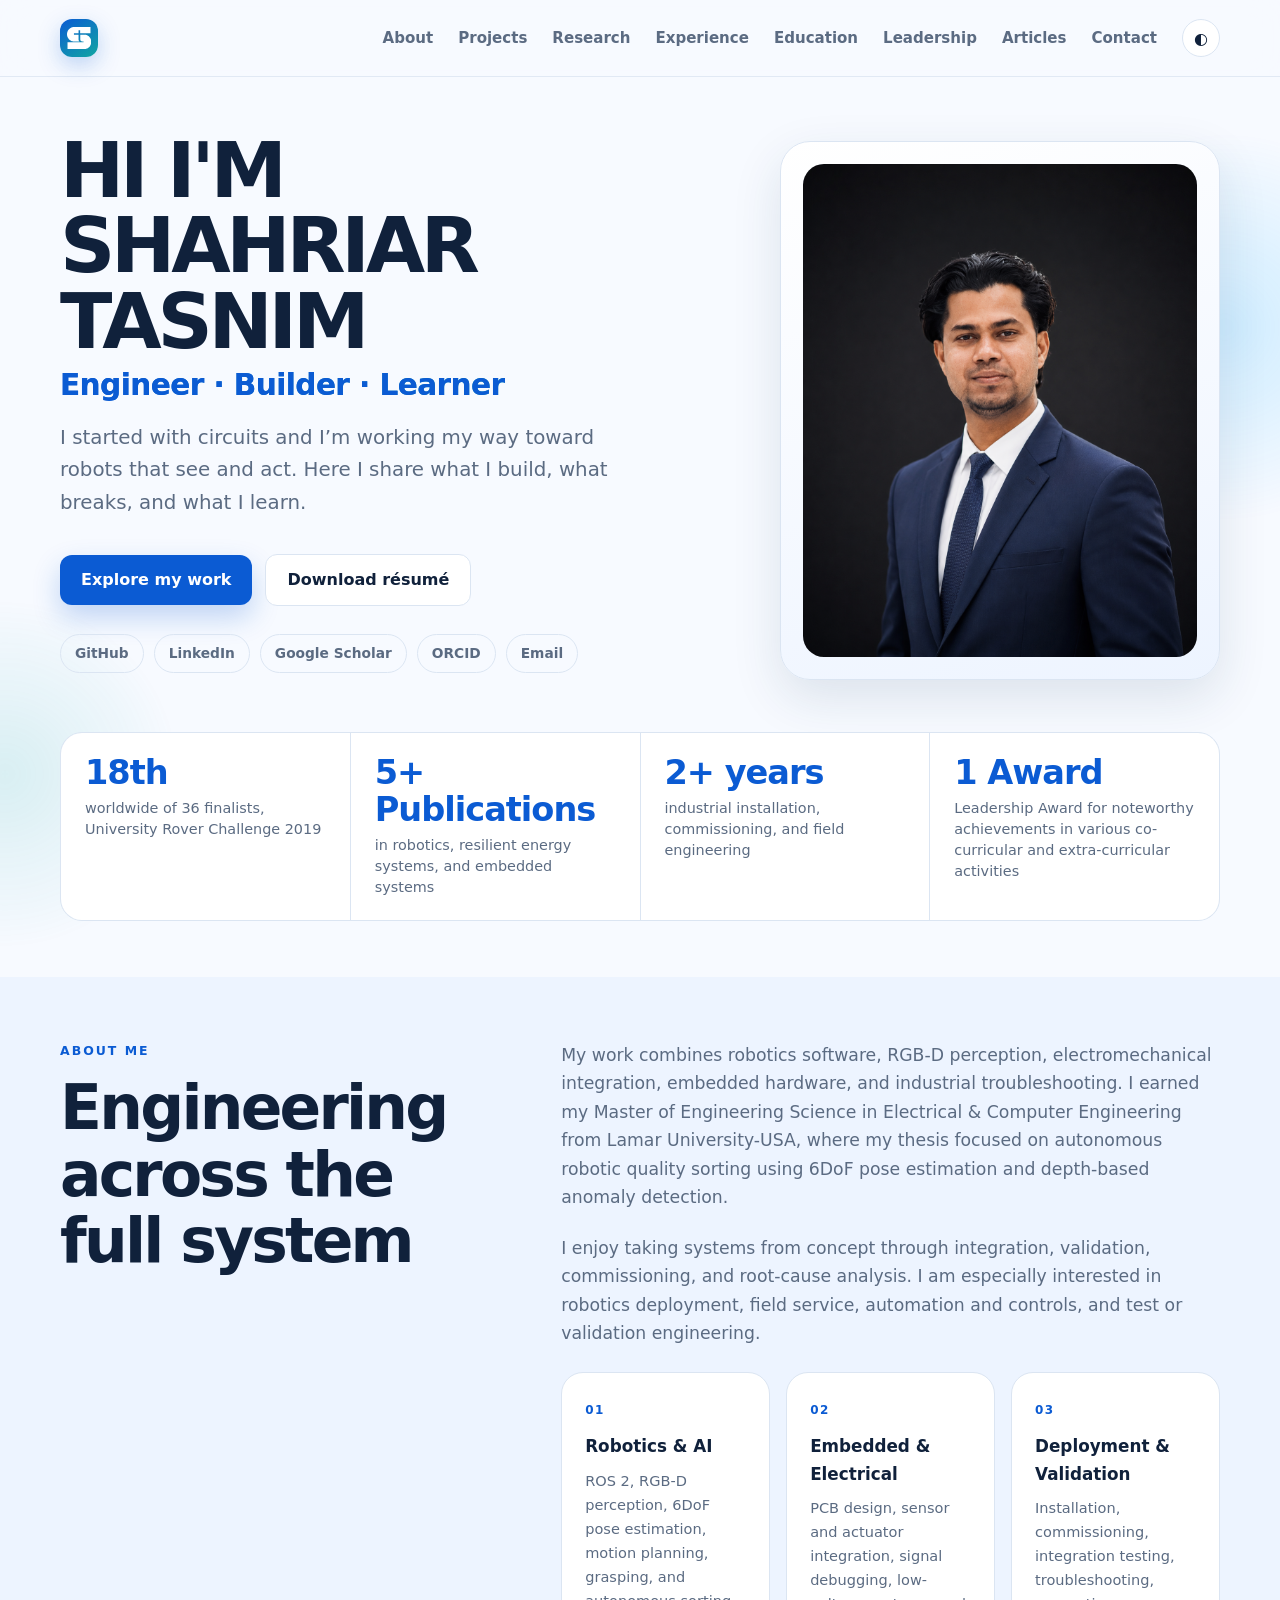
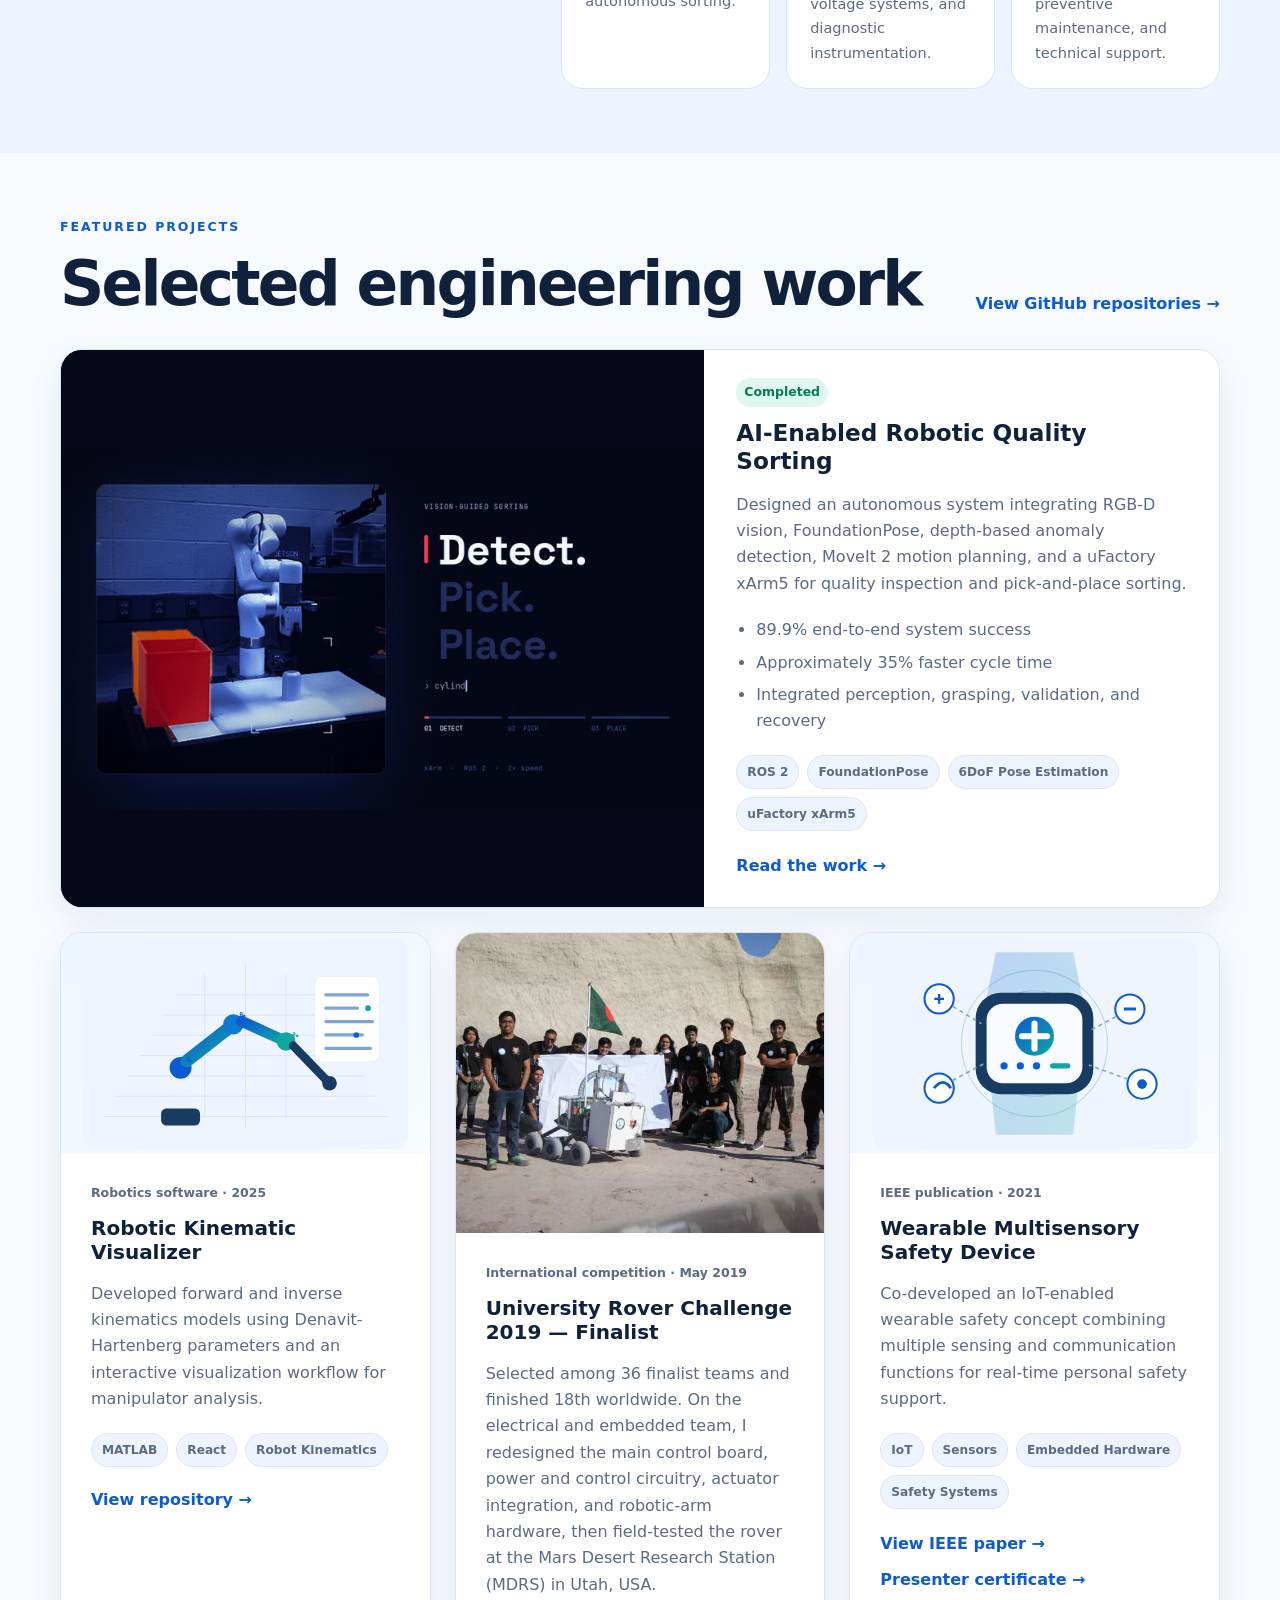
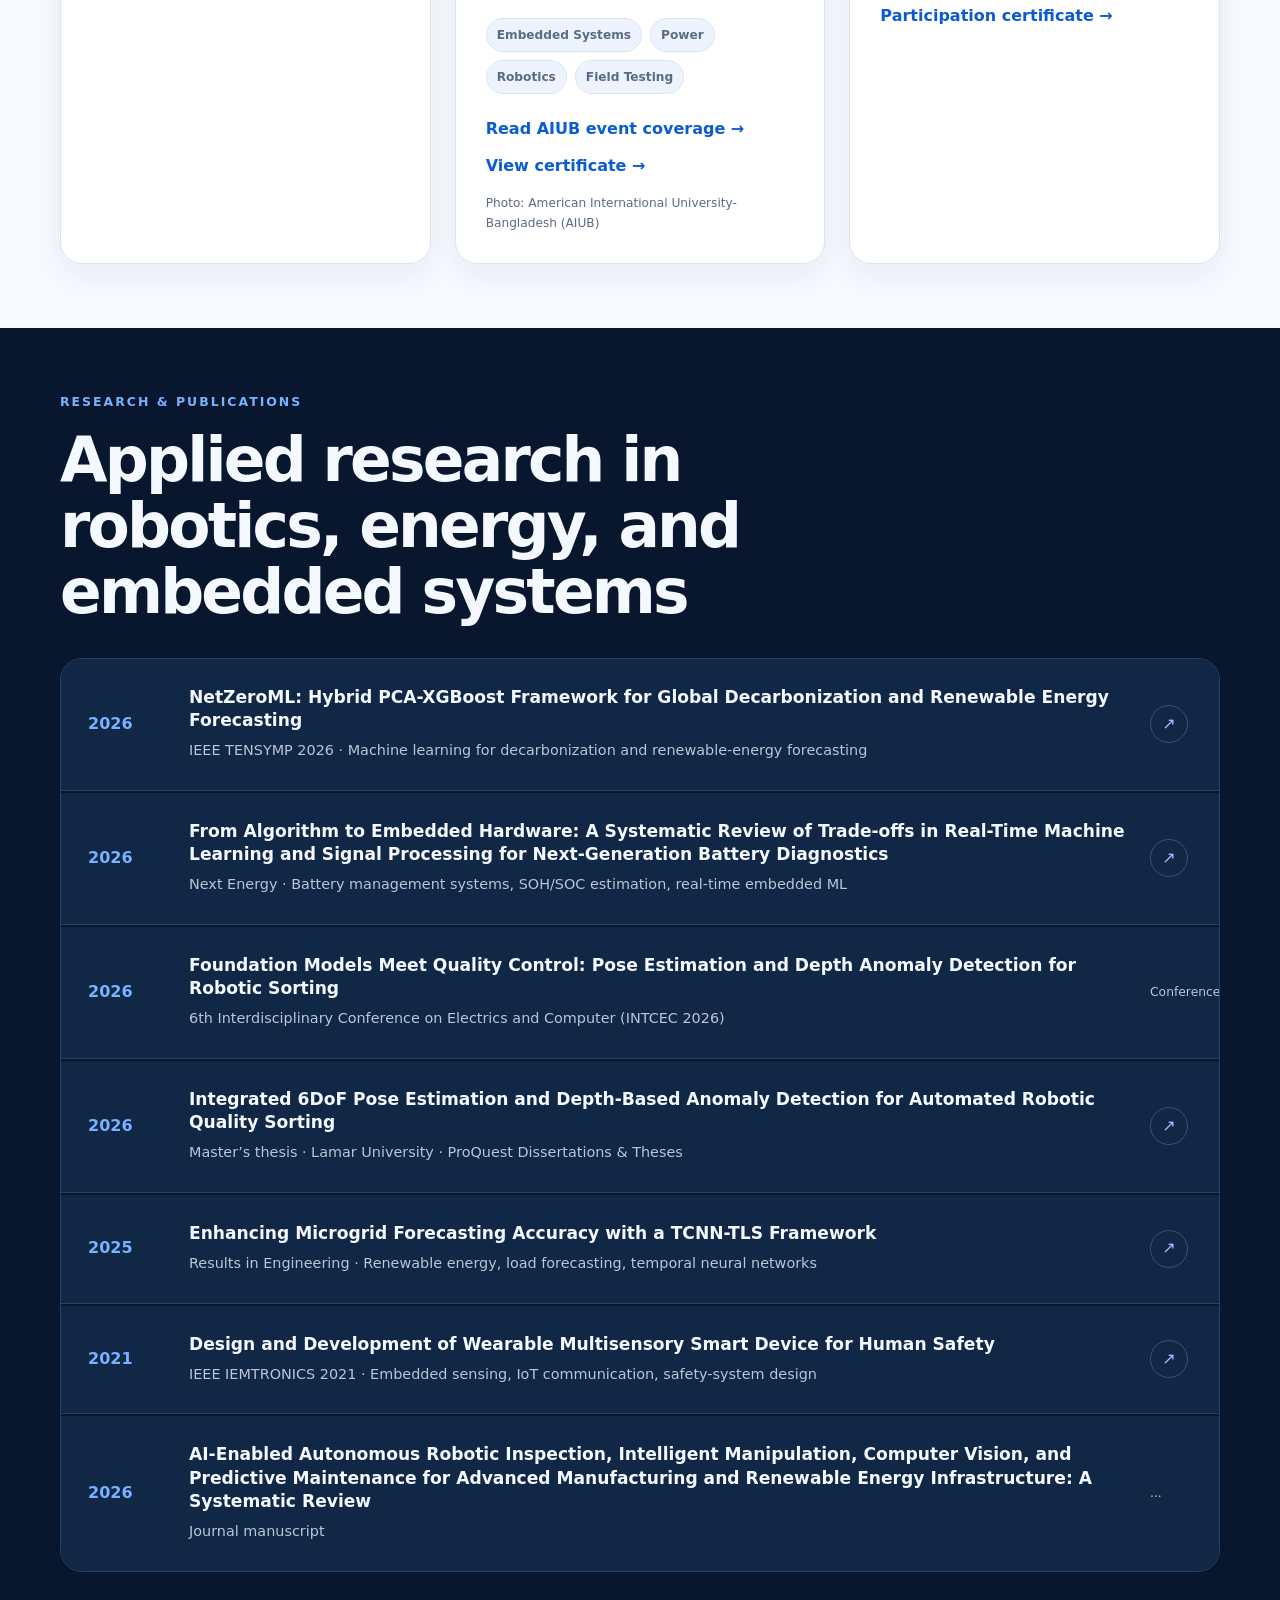
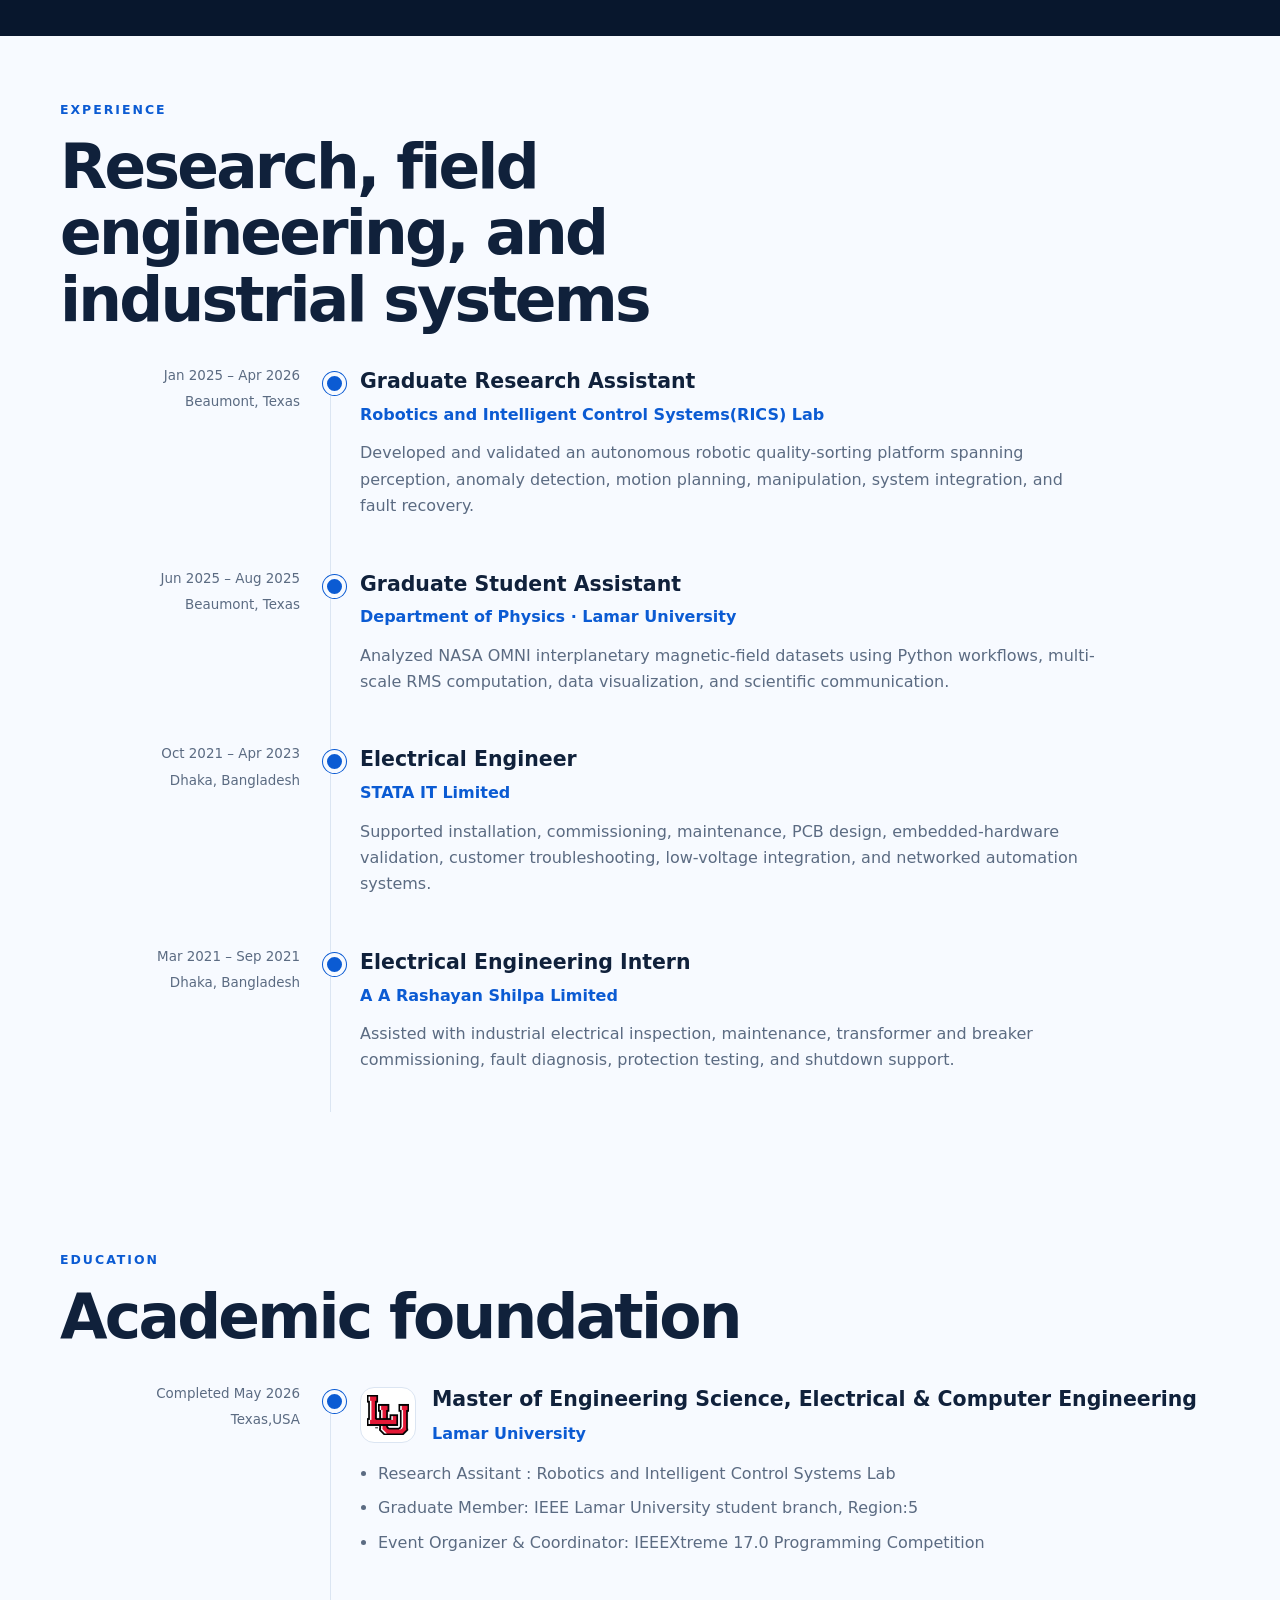
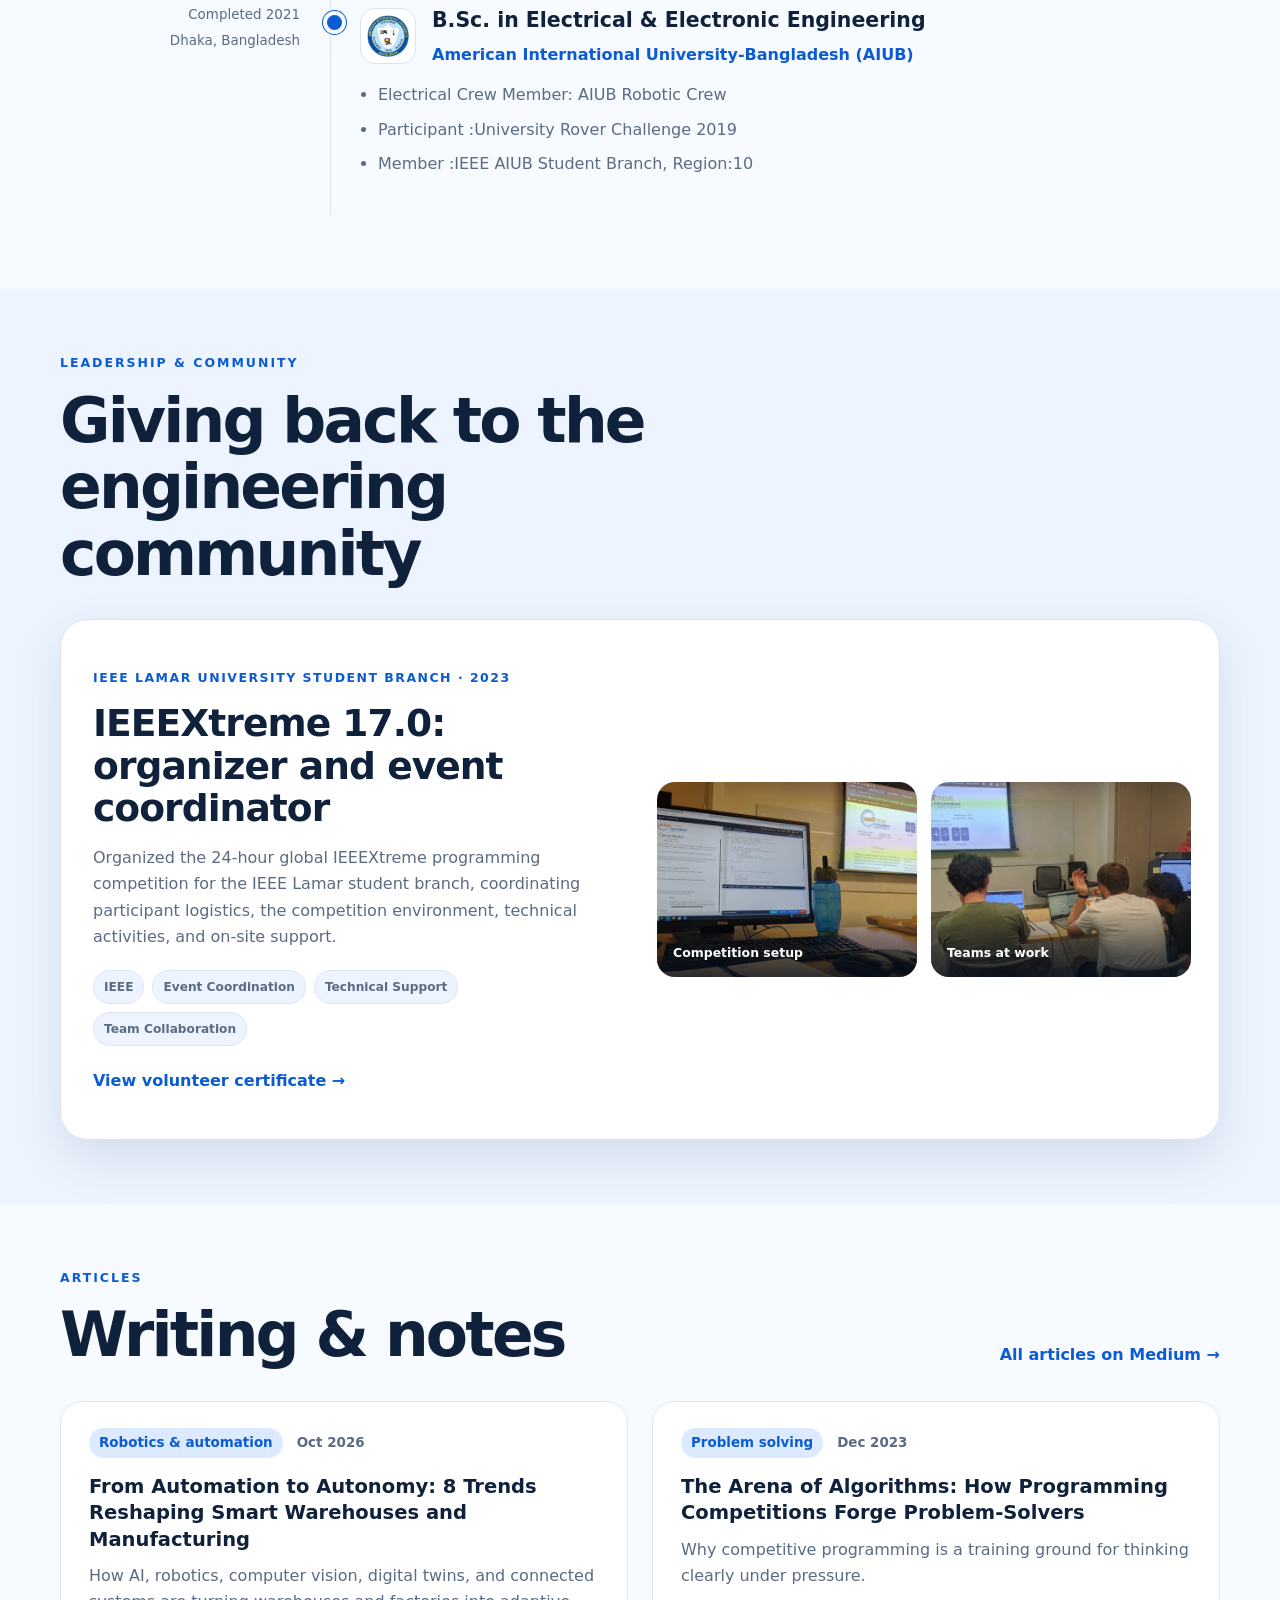
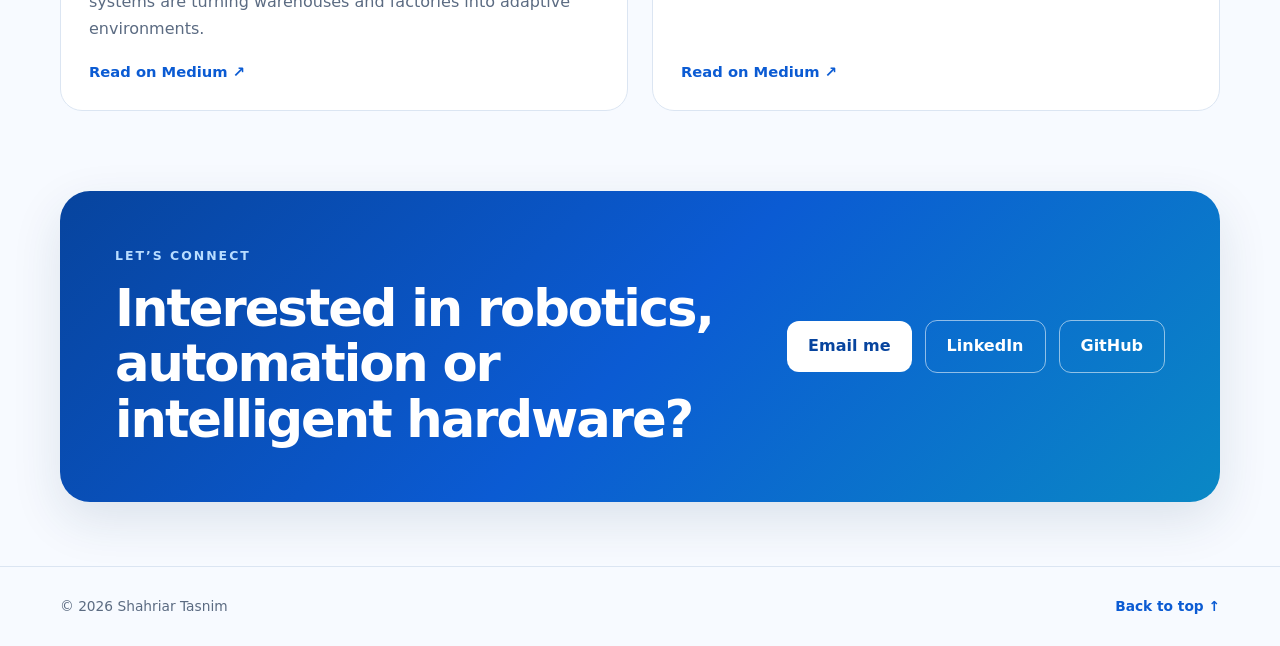
<file: index.html>
<!DOCTYPE html>
<html lang="en">
<head>
  <meta charset="UTF-8">
  <meta name="viewport" content="width=device-width, initial-scale=1.0">
  <meta name="description" content="Portfolio of Shahriar Tasnim, a robotics, electrical, and automation engineer specializing in ROS 2, RGB-D perception, embedded systems, commissioning, and intelligent electromechanical systems.">
  <meta name="keywords" content="Shahriar Tasnim, robotics engineer, electrical engineer, ROS 2, MoveIt 2, computer vision, embedded systems, automation, xArm5, FoundationPose">
  <meta name="author" content="Shahriar Tasnim">
  <meta property="og:title" content="Shahriar Tasnim | Robotics, Electrical & Automation Engineer">
  <meta property="og:description" content="AI-enabled robotics, embedded systems, industrial automation and smart manufacturing.">
  <meta property="og:type" content="website">
  <meta property="og:url" content="https://shahriar-tasnim.github.io/">
  <meta property="og:image" content="https://shahriar-tasnim.github.io/assets/images/og-image.jpg">
  <meta property="og:image:width" content="1200">
  <meta property="og:image:height" content="630">
  <meta property="og:image:alt" content="Robot arm sorting parts in a robotics lab">
  <meta name="twitter:card" content="summary_large_image">
  <meta name="theme-color" content="#0b5bd3">
  <title>SHAHRIAR TASNIM</title>
  <link rel="icon" type="image/svg+xml" href="assets/images/favicon-st.svg">
  <link rel="icon" type="image/png" sizes="32x32" href="assets/images/favicon-32.png">
  <link rel="apple-touch-icon" href="assets/images/apple-touch-icon.png">
  <link rel="stylesheet" href="styles.css">
  <link rel="stylesheet" href="upgrades.css">
  <script defer src="script.js"></script>
  <script type="application/ld+json">
  {
    "@context": "https://schema.org",
    "@type": "Person",
    "name": "Shahriar Tasnim",
    "url": "https://shahriar-tasnim.github.io/",
    "email": "mailto:shahriar.tasnim98@gmail.com",
    "jobTitle": "Robotics, Electrical and Automation Engineer",
    "alumniOf": [
      {"@type": "CollegeOrUniversity", "name": "Lamar University"},
      {"@type": "CollegeOrUniversity", "name": "American International University-Bangladesh"}
    ],
    "sameAs": [
      "https://github.com/shahriar-tasnim",
      "https://www.linkedin.com/in/shahriar-tasnim0013",
      "https://scholar.google.com/citations?user=bNBg141Tz6IC&hl=en",
      "https://orcid.org/0009-0004-6093-9615"
    ]
  }
  </script>
</head>
<body>
  <a class="skip-link" href="#main-content">Skip to content</a>
  <div class="scroll-progress" aria-hidden="true"></div>

  <header class="site-header">
    <div class="container nav-wrap">
      <a class="brand" href="#home" aria-label="Shahriar Tasnim home">
        <span class="brand-mark" aria-hidden="true">
          <svg viewBox="28 28 568 516" focusable="false"><path fill="currentColor" fill-rule="evenodd" d="M 582,308 L 574,292 L 566,279 L 552,261 L 538,247 L 519,232 L 509,226 L 486,215 L 469,210 L 458,209 L 457,208 L 338,208 L 338,322 L 339,323 L 339,328 L 342,338 L 347,347 L 354,355 L 368,363 L 371,363 L 376,365 L 413,365 L 415,367 L 415,381 L 414,382 L 40,382 L 40,544 L 447,544 L 448,543 L 462,542 L 463,541 L 478,538 L 492,532 L 494,532 L 514,522 L 526,514 L 550,493 L 564,476 L 573,462 L 586,434 L 589,425 L 589,422 L 591,418 L 593,405 L 594,404 L 594,399 L 595,398 L 595,390 L 596,389 L 596,364 L 595,363 L 595,355 L 594,354 L 594,348 L 591,338 L 591,334 Z M 28,206 L 29,207 L 29,218 L 30,219 L 31,230 L 32,231 L 32,235 L 34,239 L 34,242 L 43,267 L 54,288 L 72,312 L 86,326 L 100,337 L 114,346 L 128,353 L 130,353 L 144,359 L 147,359 L 155,362 L 164,363 L 165,364 L 171,364 L 172,365 L 321,365 L 310,355 L 306,349 L 302,341 L 299,332 L 299,327 L 298,326 L 298,208 L 195,208 L 194,207 L 192,208 L 190,206 L 190,176 L 192,174 L 298,174 L 298,106 L 299,105 L 334,105 L 335,106 L 335,174 L 577,174 L 577,28 L 176,28 L 175,29 L 162,30 L 161,31 L 150,33 L 146,35 L 143,35 L 137,38 L 132,39 L 112,49 L 94,61 L 70,84 L 62,94 L 51,111 L 42,129 L 42,131 L 36,145 L 36,148 L 34,152 L 32,164 L 30,169 L 29,187 L 28,188 Z"/></svg>
        </span>
      </a>

      <button class="nav-toggle" aria-expanded="false" aria-controls="site-nav" aria-label="Open navigation menu">
        <span></span><span></span><span></span>
      </button>

      <nav id="site-nav" class="site-nav" aria-label="Primary navigation">
        <a href="#about">About</a>
        <a href="#projects">Projects</a>
        <a href="#research">Research</a>
        <a href="#experience">Experience</a>
        <a href="#education">Education</a>
        <a href="#leadership">Leadership</a>
        <a href="#articles">Articles</a>
        <a href="#contact">Contact</a>
        <button class="theme-toggle" type="button" aria-label="Switch color theme" title="Switch color theme">
          <span aria-hidden="true">◐</span>
        </button>
      </nav>
    </div>
  </header>

  <main id="main-content">
    <section id="home" class="hero section">
      <div class="hero-orb hero-orb-one" aria-hidden="true"></div>
      <div class="hero-orb hero-orb-two" aria-hidden="true"></div>
      <div class="container hero-grid">
        <div class="hero-copy reveal">
          <h1 class="hero-title">
            HI I'M SHAHRIAR TASNIM
            <span class="hero-role">Engineer · Builder · Learner</span>
          </h1>
          <p class="hero-lead">
            I started with circuits and I’m working my way toward robots that see and act. Here I share what I build, what breaks, and what I learn.
          </p>
          <div class="hero-actions">
            <a class="button button-primary" href="#projects">Explore my work</a>
            <a class="button button-secondary" href="assets/Shahriar_Tasnim_Resume.pdf" target="_blank" rel="noopener">Download résumé</a>
          </div>
          <ul class="social-links" aria-label="Professional links">
            <li><a href="https://github.com/shahriar-tasnim" target="_blank" rel="noopener">GitHub</a></li>
            <li><a href="https://www.linkedin.com/in/shahriar-tasnim0013" target="_blank" rel="noopener">LinkedIn</a></li>
            <li><a href="https://scholar.google.com/citations?user=bNBg141Tz6IC&amp;hl=en" target="_blank" rel="noopener">Google Scholar</a></li>
            <li><a href="https://orcid.org/0009-0004-6093-9615" target="_blank" rel="noopener">ORCID</a></li>
            <li><a href="mailto:shahriar.tasnim98@gmail.com">Email</a></li>
          </ul>
        </div>

        <div class="hero-panel reveal">
          <div class="hero-visual">
            <img src="assets/images/profile_st.png" alt="Portrait of Shahriar Tasnim" width="1122" height="1402" fetchpriority="high">
          </div>
        </div>
      </div>

      <div class="container">
        <dl class="proof-strip reveal" aria-label="Highlights">
          <div><dt>18th</dt><dd>worldwide of 36 finalists, University Rover Challenge 2019</dd></div>
          <div><dt>5+ Publications</dt><dd> in robotics, resilient energy systems, and embedded systems</dd></div>
          <div><dt>2+ years</dt><dd>industrial installation, commissioning, and field engineering</dd></div>
          <div><dt>1 Award</dt><dd>Leadership Award for noteworthy achievements in various co-curricular and extra-curricular activities</dd></div>

        </dl>
      </div>
    </section>

    <section id="about" class="section section-soft">
      <div class="container two-column">
        <div class="section-heading reveal">
          <p class="eyebrow">About me</p>
          <h2>Engineering across the full system</h2>
        </div>
        <div class="about-copy reveal">
          <p>
            My work combines robotics software, RGB-D perception, electromechanical integration, embedded hardware, and industrial troubleshooting. I earned my Master of Engineering Science in Electrical &amp; Computer Engineering from Lamar University-USA, where my thesis focused on autonomous robotic quality sorting using 6DoF pose estimation and depth-based anomaly detection.
          </p>
          <p>
            I enjoy taking systems from concept through integration, validation, commissioning, and root-cause analysis. I am especially interested in robotics deployment, field service, automation and controls, and test or validation engineering.
          </p>
          <div class="focus-grid">
            <article>
              <span class="focus-number">01</span>
              <h3>Robotics &amp; AI</h3>
              <p>ROS 2, RGB-D perception, 6DoF pose estimation, motion planning, grasping, and autonomous sorting.</p>
            </article>
            <article>
              <span class="focus-number">02</span>
              <h3>Embedded &amp; Electrical</h3>
              <p>PCB design, sensor and actuator integration, signal debugging, low-voltage systems, and diagnostic instrumentation.</p>
            </article>
            <article>
              <span class="focus-number">03</span>
              <h3>Deployment &amp; Validation</h3>
              <p>Installation, commissioning, integration testing, troubleshooting, preventive maintenance, and technical support.</p>
            </article>
          </div>
        </div>
      </div>
    </section>

    <section id="projects" class="section">
      <div class="container">
        <div class="section-heading section-heading-row reveal">
          <div>
            <p class="eyebrow">Featured projects</p>
            <h2>Selected engineering work</h2>
          </div>
          <a class="text-link" href="https://github.com/shahriar-tasnim?tab=repositories" target="_blank" rel="noopener">View GitHub repositories →</a>
        </div>

        <div class="project-grid">
          <article class="project-card project-card-wide reveal">
            <div class="project-image project-image-featured">
              <video class="demo-video" autoplay muted loop playsinline preload="metadata"
                     poster="assets/images/sorting-demo-poster.webp" width="800" height="450"
                     aria-label="Video: the xArm5 detects a defective cylinder (quality 0.30, below the 0.85 threshold), picks it up, and places it in the defect bin">
                <source src="assets/videos/sorting-demo.webm" type="video/webm">
                <source src="assets/videos/sorting-demo.mp4" type="video/mp4">
              </video>
            </div>
            <div class="project-content">
              <div class="project-topline">
                <span class="status">Completed</span>
              </div>
              <h3>AI-Enabled Robotic Quality Sorting</h3>
              <p>
                Designed an autonomous system integrating RGB-D vision, FoundationPose, depth-based anomaly detection, MoveIt 2 motion planning, and a uFactory xArm5 for quality inspection and pick-and-place sorting.
              </p>
              <ul class="project-results">
                <li>89.9% end-to-end system success</li>
                <li>Approximately 35% faster cycle time</li>
                <li>Integrated perception, grasping, validation, and recovery</li>
              </ul>
              <div class="tag-list">
                <span>ROS 2</span><span>FoundationPose</span><span>6DoF Pose Estimation</span><span>uFactory xArm5</span>
              </div>
              <div class="card-actions">
                <a class="text-link" href="https://www.proquest.com/openview/8e015cca4f8df7836501761deabf9b62/1?pq-origsite=gscholar&amp;cbl=18750&amp;diss=y" target="_blank" rel="noopener">Read the work →</a>
              </div>
            </div>
          </article>

          <article class="project-card reveal">
            <div class="project-image">
              <img src="assets/images/kinematics.svg" alt="Robotic arm kinematic visualization with coordinate frames">
            </div>
            <div class="project-content">
              <div class="project-topline"><span>Robotics software · 2025</span></div>
              <h3>Robotic Kinematic Visualizer</h3>
              <p>Developed forward and inverse kinematics models using Denavit-Hartenberg parameters and an interactive visualization workflow for manipulator analysis.</p>
              <div class="tag-list"><span>MATLAB</span><span>React</span><span>Robot Kinematics</span></div>
              <a class="text-link" href="https://github.com/shahriar-tasnim/kinematic-visualizer" target="_blank" rel="noopener">View repository →</a>
            </div>
          </article>

          <article class="project-card reveal">
            <a class="project-image project-image-photo" href="https://www.aiub.edu/aiub-robotic-crew-participated-in-the-finals-of-2019-university-rover-challenge" target="_blank" rel="noopener" aria-label="Read AIUB coverage of the 2019 University Rover Challenge">
              <img src="assets/images/urc-2019-aiub-team.webp" alt="AIUB Robotic Crew with its rover at the 2019 University Rover Challenge in Utah" loading="lazy">
            </a>
            <div class="project-content">
              <div class="project-topline"><span>International competition · May 2019</span></div>
              <h3>University Rover Challenge 2019 — Finalist</h3>
              <p>Selected among 36 finalist teams and finished 18th worldwide. On the electrical and embedded team, I redesigned the main control board, power and control circuitry, actuator integration, and robotic-arm hardware, then field-tested the rover at the Mars Desert Research Station (MDRS) in Utah, USA.</p>

              <div class="tag-list">
                <span>Embedded Systems</span>
                <span>Power</span>
                <span>Robotics</span>
                <span>Field Testing</span>
              </div>

              <div class="card-actions">
                <a
                  class="text-link"
                  href="https://www.aiub.edu/aiub-robotic-crew-participated-in-the-finals-of-2019-university-rover-challenge"
                  target="_blank"
                  rel="noopener"
                >
                  Read AIUB event coverage →
                </a>

                <a
                  class="text-link"
                  href="assets/certificates/urc-2019-certificate.pdf"
                  target="_blank"
                  rel="noopener"
                >
                  View certificate →
                </a>
              </div>

              <p class="photo-credit">
                Photo: American International University-Bangladesh (AIUB)
              </p>
              </div>

          </article>

          <article class="project-card reveal">
            <div class="project-image">
              <img
                src="assets/images/wearable.svg"
                alt="Wearable multisensory safety device illustration"
              >
            </div>

            <div class="project-content">
              <div class="project-topline">
                <span>IEEE publication · 2021</span>
              </div>

              <h3>Wearable Multisensory Safety Device</h3>

              <p>
                Co-developed an IoT-enabled wearable safety concept combining multiple
                sensing and communication functions for real-time personal safety support.
              </p>

              <div class="tag-list">
                <span>IoT</span>
                <span>Sensors</span>
                <span>Embedded Hardware</span>
                <span>Safety Systems</span>
              </div>

              <div class="card-actions">
                <a
                  class="text-link"
                  href="https://ieeexplore.ieee.org/document/9422642/"
                  target="_blank"
                  rel="noopener"
                >
                  View IEEE paper →
                </a>

                <a
                  class="text-link"
                  href="assets/certificates/wearable-paper-presenter-certificate.pdf"
                  target="_blank"
                  rel="noopener"
                >
                  Presenter certificate →
                </a>

                <a
                  class="text-link"
                  href="assets/certificates/wearable-paper-participation-certificate.pdf"
                  target="_blank"
                  rel="noopener"
                >
                  Participation certificate →
                </a>
              </div>
            </div>
          </article>
        </div>
      </div>
    </section>

    <section id="research" class="section section-dark">
      <div class="container">
        <div class="section-heading reveal">
          <p class="eyebrow">Research &amp; publications</p>
          <h2>Applied research in robotics, energy, and embedded systems</h2>
        </div>

        <div class="publication-list">

          <article class="publication reveal">
            <div class="publication-year">2026</div>
            <div>
              <h3>NetZeroML: Hybrid PCA-XGBoost Framework for Global Decarbonization and Renewable Energy Forecasting</h3>
              <p>IEEE TENSYMP 2026 · Machine learning for decarbonization and renewable-energy forecasting</p>
            </div>
            <a href="https://doi.org/10.1109/TENSYMP68909.2026.11704012" target="_blank" rel="noopener" aria-label="Open NetZeroML publication">↗</a>
          </article>

          <article class="publication reveal">
            <div class="publication-year">2026</div>
            <div>
              <h3>From Algorithm to Embedded Hardware: A Systematic Review of Trade-offs in Real-Time Machine Learning and Signal Processing for Next-Generation Battery Diagnostics</h3>
              <p>Next Energy · Battery management systems, SOH/SOC estimation, real-time embedded ML</p>
            </div>
            <a href="https://www.sciencedirect.com/science/article/pii/S2949821X26005004" target="_blank" rel="noopener" aria-label="Open battery diagnostics review">↗</a>
          </article>

          <article class="publication reveal">
            <div class="publication-year">2026</div>
            <div>
              <h3>Foundation Models Meet Quality Control: Pose Estimation and Depth Anomaly Detection for Robotic Sorting</h3>
              <p>6th Interdisciplinary Conference on Electrics and Computer (INTCEC 2026)</p>
            </div>
            <span class="publication-label">Conference</span>
          </article>

          <article class="publication reveal">
            <div class="publication-year">2026</div>
            <div>
              <h3>Integrated 6DoF Pose Estimation and Depth-Based Anomaly Detection for Automated Robotic Quality Sorting</h3>
              <p>Master’s thesis · Lamar University · ProQuest Dissertations &amp; Theses</p>
            </div>
            <a href="https://www.proquest.com/openview/8e015cca4f8df7836501761deabf9b62/1?pq-origsite=gscholar&amp;cbl=18750&amp;diss=y" target="_blank" rel="noopener" aria-label="Open thesis on ProQuest">↗</a>
          </article>

          <article class="publication reveal">
            <div class="publication-year">2025</div>
            <div>
              <h3>Enhancing Microgrid Forecasting Accuracy with a TCNN-TLS Framework</h3>
              <p>Results in Engineering · Renewable energy, load forecasting, temporal neural networks</p>
            </div>
            <a href="https://doi.org/10.1016/j.rineng.2025.105606" target="_blank" rel="noopener" aria-label="Open microgrid forecasting publication">↗</a>
          </article>

          <article class="publication reveal">
            <div class="publication-year">2021</div>
            <div>
              <h3>Design and Development of Wearable Multisensory Smart Device for Human Safety</h3>
              <p>IEEE IEMTRONICS 2021 · Embedded sensing, IoT communication, safety-system design</p>
            </div>
            <a href="https://doi.org/10.1109/IEMTRONICS52119.2021.9422642" target="_blank" rel="noopener" aria-label="Open wearable safety publication">↗</a>
          </article>

          <article class="publication publication-pending reveal">
            <div class="publication-year">2026</div>
            <div>
              <h3>AI-Enabled Autonomous Robotic Inspection, Intelligent Manipulation, Computer Vision, and Predictive Maintenance for Advanced Manufacturing and Renewable Energy Infrastructure: A Systematic Review</h3>
              <p>Journal manuscript</p>
            </div>
            <span class="publication-label">...</span>
          </article>

        </div>
      </div>
    </section>

    <section id="experience" class="section">
      <div class="container">
        <div class="section-heading reveal">
          <p class="eyebrow">Experience</p>
          <h2>Research, field engineering, and industrial systems</h2>
        </div>

        <div class="timeline">
          <article class="timeline-item reveal">
            <div class="timeline-meta">
              <span>Jan 2025 – Apr 2026</span>
              <span>Beaumont, Texas</span>
            </div>
            <div class="timeline-body">
              <h3>Graduate Research Assistant</h3>
              <p class="organization">Robotics and Intelligent Control Systems(RICS) Lab</p>
              <p>Developed and validated an autonomous robotic quality-sorting platform spanning perception, anomaly detection, motion planning, manipulation, system integration, and fault recovery.</p>
            </div>
          </article>

          <article class="timeline-item reveal">
            <div class="timeline-meta">
              <span>Jun 2025 – Aug 2025</span>
              <span>Beaumont, Texas</span>
            </div>
            <div class="timeline-body">
              <h3>Graduate Student Assistant</h3>
              <p class="organization">Department of Physics · Lamar University</p>
              <p>Analyzed NASA OMNI interplanetary magnetic-field datasets using Python workflows, multi-scale RMS computation, data visualization, and scientific communication.</p>
            </div>
          </article>

          <article class="timeline-item reveal">
            <div class="timeline-meta">
              <span>Oct 2021 – Apr 2023</span>
              <span>Dhaka, Bangladesh</span>
            </div>
            <div class="timeline-body">
              <h3>Electrical Engineer</h3>
              <p class="organization">STATA IT Limited</p>
              <p>Supported installation, commissioning, maintenance, PCB design, embedded-hardware validation, customer troubleshooting, low-voltage integration, and networked automation systems.</p>
            </div>
          </article>

          <article class="timeline-item reveal">
            <div class="timeline-meta">
              <span>Mar 2021 – Sep 2021</span>
              <span>Dhaka, Bangladesh</span>
            </div>
            <div class="timeline-body">
              <h3>Electrical Engineering Intern</h3>
              <p class="organization">A A Rashayan Shilpa Limited</p>
              <p>Assisted with industrial electrical inspection, maintenance, transformer and breaker commissioning, fault diagnosis, protection testing, and shutdown support.</p>
            </div>
          </article>
        </div>
      </div>
    </section>

    <section id="education" class="section">
      <div class="container">
        <div class="section-heading reveal">
          <p class="eyebrow">Education</p>
          <h2>Academic foundation</h2>
        </div>

        <div class="timeline">
          <article class="timeline-item reveal">
            <div class="timeline-meta">
              <span>Completed May 2026</span>
              <span>Texas,USA</span>
            </div>
            <div class="timeline-body">
              <div class="edu-head">
                <span class="edu-logo" aria-hidden="true">LU
                  <img src="assets/images/logos/lamar.png" alt="" loading="lazy" onerror="this.remove()">
                </span>
                <div>
                  <h3>Master of Engineering Science, Electrical &amp; Computer Engineering</h3>
                  <p class="organization">Lamar University</p>
                </div>
              </div>
              <ul class="edu-list">
                <li>Research Assitant : Robotics and Intelligent Control Systems Lab</li>
                <li>Graduate Member: IEEE Lamar University student branch, Region:5</li>
                <li>Event Organizer & Coordinator:  IEEEXtreme 17.0 Programming Competition</li>


              </ul>
            </div>
          </article>

          <article class="timeline-item reveal">
            <div class="timeline-meta">
              <span>Completed 2021</span>
              <span>Dhaka, Bangladesh</span>
            </div>
            <div class="timeline-body">
              <div class="edu-head">
                <span class="edu-logo" aria-hidden="true">AIUB
                  <img src="assets/images/logos/aiub.png" alt="" loading="lazy" onerror="this.remove()">
                </span>
                <div>
                  <h3>B.Sc. in Electrical &amp; Electronic Engineering</h3>
                  <p class="organization">American International University-Bangladesh (AIUB)</p>
                </div>
              </div>
              <ul class="edu-list">
                <li>Electrical Crew Member: AIUB Robotic Crew 
                <li>Participant :University Rover Challenge 2019 </li>
                <li>Member :IEEE AIUB Student Branch, Region:10 </li>

              </ul>
            </div>
          </article>
        </div>
      </div>
    </section>

    <section id="leadership" class="section leadership-section">
      <div class="container">
        <div class="section-heading reveal">
          <p class="eyebrow">Leadership &amp; community</p>
          <h2>Giving back to the engineering community</h2>
        </div>

        <article class="event-feature reveal">
          <div class="event-copy">
            <span class="event-kicker">IEEE Lamar University Student Branch · 2023</span>
            <h3>IEEEXtreme 17.0: organizer and event coordinator</h3>
            <p>Organized the 24-hour global IEEEXtreme programming competition for the IEEE Lamar student branch, coordinating participant logistics, the competition environment, technical activities, and on-site support.</p>
            <div class="tag-list">
              <span>IEEE</span>
              <span>Event Coordination</span>
              <span>Technical Support</span>
              <span>Team Collaboration</span>
            </div>
            <div class="card-actions">
              <a class="text-link" href="assets/certificates/ieeextreme-17-volunteer-certificate.pdf" target="_blank" rel="noopener">View volunteer certificate →</a>
            </div>
          </div>

          <div class="event-gallery" aria-label="IEEEXtreme 17.0 event photos">
            <figure class="gallery-item">
              <img src="assets/images/ieeextreme-programming-setup.webp" alt="Programming workstation and IEEEXtreme 17.0 countdown screen" loading="lazy">
              <figcaption>Competition setup</figcaption>
            </figure>
            <figure class="gallery-item">
              <img src="assets/images/ieeextreme-team-collaboration.webp" alt="Participants collaborating during IEEEXtreme 17.0 with faces lightly blurred" loading="lazy">
              <figcaption>Teams at work</figcaption>
            </figure>
          </div>
        </article>
      </div>
    </section>

    <section id="articles" class="section">
      <div class="container">
        <div class="section-heading section-heading-row reveal">
          <div>
            <p class="eyebrow">Articles</p>
            <h2>Writing &amp; notes</h2>
          </div>
          <a class="text-link" href="https://medium.com/@stchowdhury11" target="_blank" rel="noopener">All articles on Medium →</a>
        </div>

        <div class="article-grid">
          <a class="article-card reveal" href="https://medium.com/@stchowdhury11/from-automation-to-autonomy-8-trends-reshaping-smart-warehouses-and-manufacturing-772a462c2b74" target="_blank" rel="noopener">
            <div class="article-meta"><span class="article-tag">Robotics &amp; automation</span><time datetime="2026-10-05">Oct 2026</time></div>
            <h3>From Automation to Autonomy: 8 Trends Reshaping Smart Warehouses and Manufacturing</h3>
            <p>How AI, robotics, computer vision, digital twins, and connected systems are turning warehouses and factories into adaptive environments.</p>
            <span class="article-link">Read on Medium <span aria-hidden="true">↗</span></span>
          </a>

          <a class="article-card reveal" href="https://medium.com/@stchowdhury11/the-arena-of-algorithms-how-programming-competitions-forge-problem-solvers-fae51e838b10" target="_blank" rel="noopener">
            <div class="article-meta"><span class="article-tag">Problem solving</span><time datetime="2023-12-20">Dec 2023</time></div>
            <h3>The Arena of Algorithms: How Programming Competitions Forge Problem-Solvers</h3>
            <p>Why competitive programming is a training ground for thinking clearly under pressure.</p>
            <span class="article-link">Read on Medium <span aria-hidden="true">↗</span></span>
          </a>
        </div>
      </div>
    </section>

    <section id="contact" class="section contact-section">
      <div class="container contact-card reveal">
        <div>
          <p class="eyebrow">Let’s connect</p>
          <h2>Interested in robotics, automation or intelligent hardware?</h2>
        </div>
        <div class="contact-actions">
          <a class="button button-light" href="mailto:shahriar.tasnim98@gmail.com">Email me</a>
          <a class="button button-outline-light" href="https://www.linkedin.com/in/shahriar-tasnim0013" target="_blank" rel="noopener">LinkedIn</a>
          <a class="button button-outline-light" href="https://github.com/shahriar-tasnim" target="_blank" rel="noopener">GitHub</a>
        </div>
      </div>
    </section>
  </main>

  <footer class="site-footer">
    <div class="container footer-wrap">
      <p>© <span id="year"></span> Shahriar Tasnim</p>
      <div class="footer-links">
        <a href="#home">Back to top ↑</a>
      </div>
    </div>
  </footer>

  <script>
    // Respect "reduce motion": show the poster frame and let visitors press play themselves.
    if (window.matchMedia('(prefers-reduced-motion: reduce)').matches) {
      document.querySelectorAll('.demo-video').forEach(function (v) {
        v.removeAttribute('autoplay'); v.pause(); v.controls = true;
      });
    }
  </script>
</body>
</html>
</file>
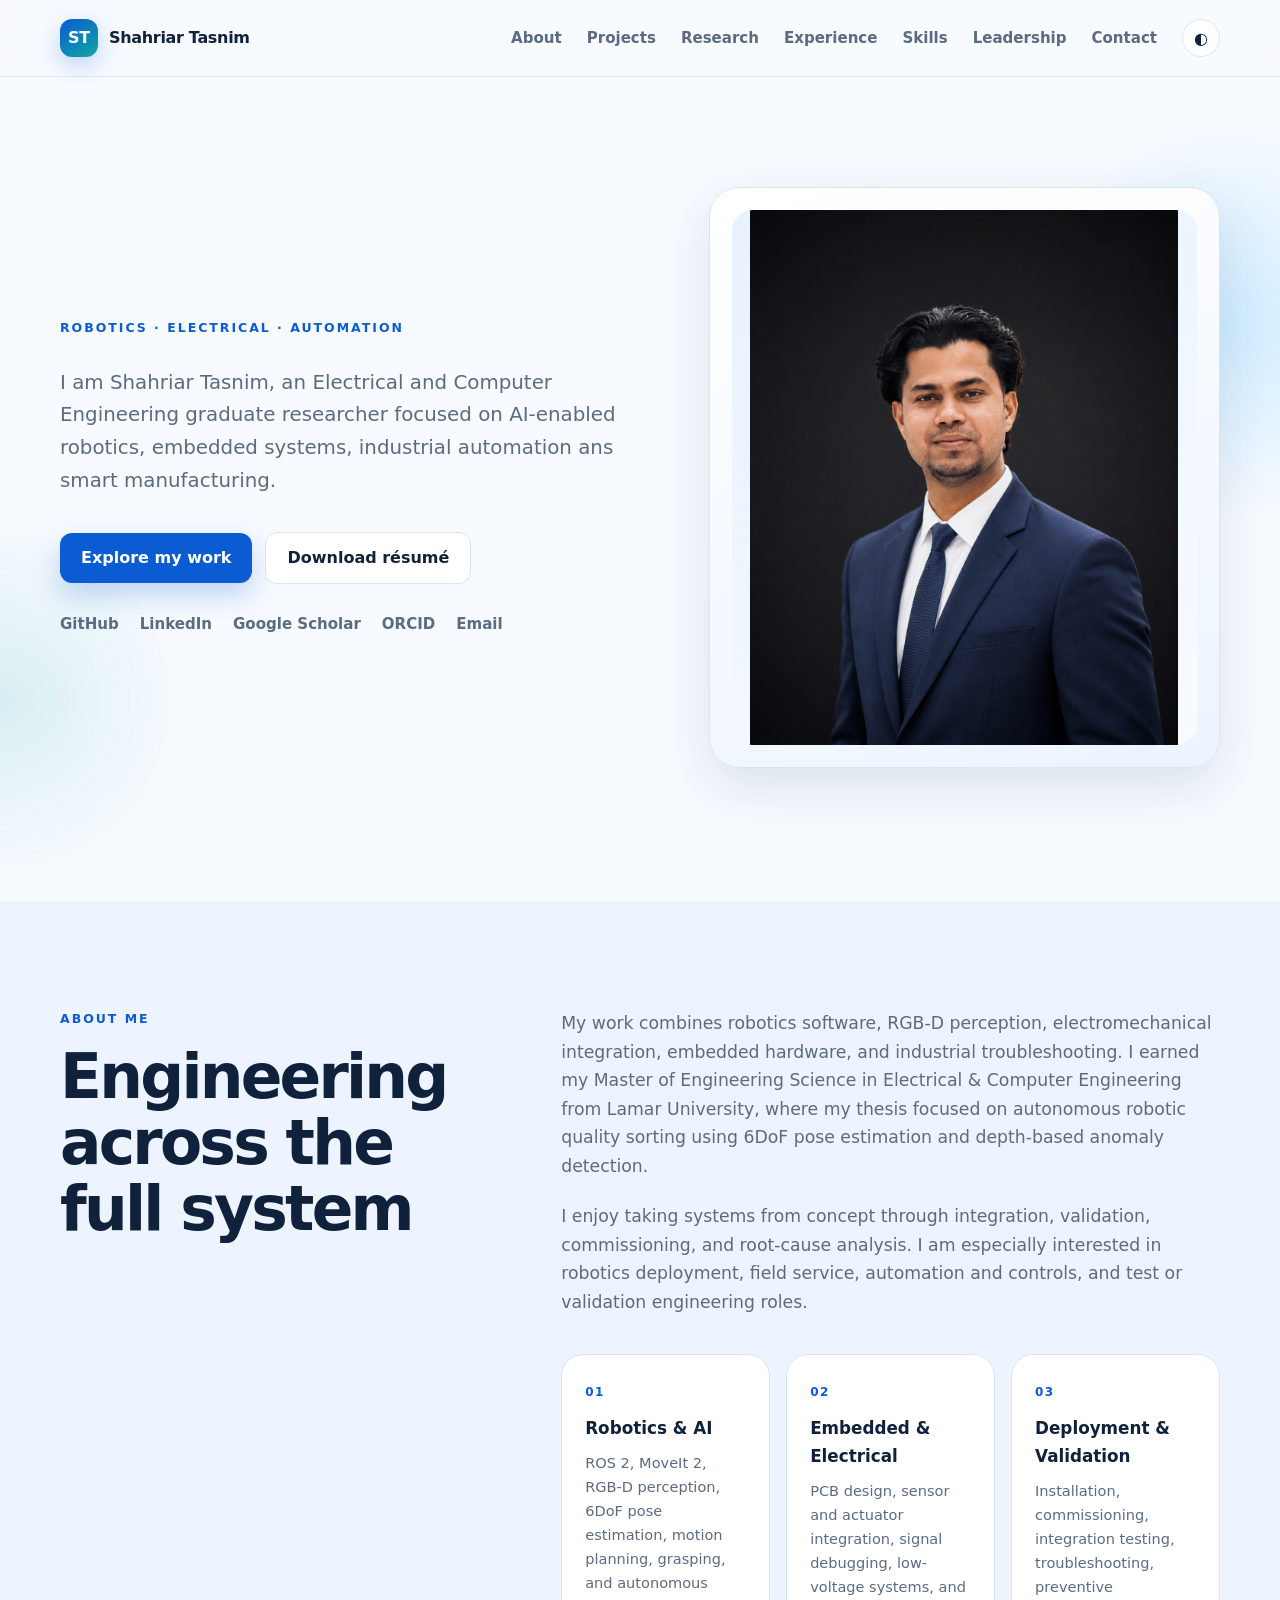
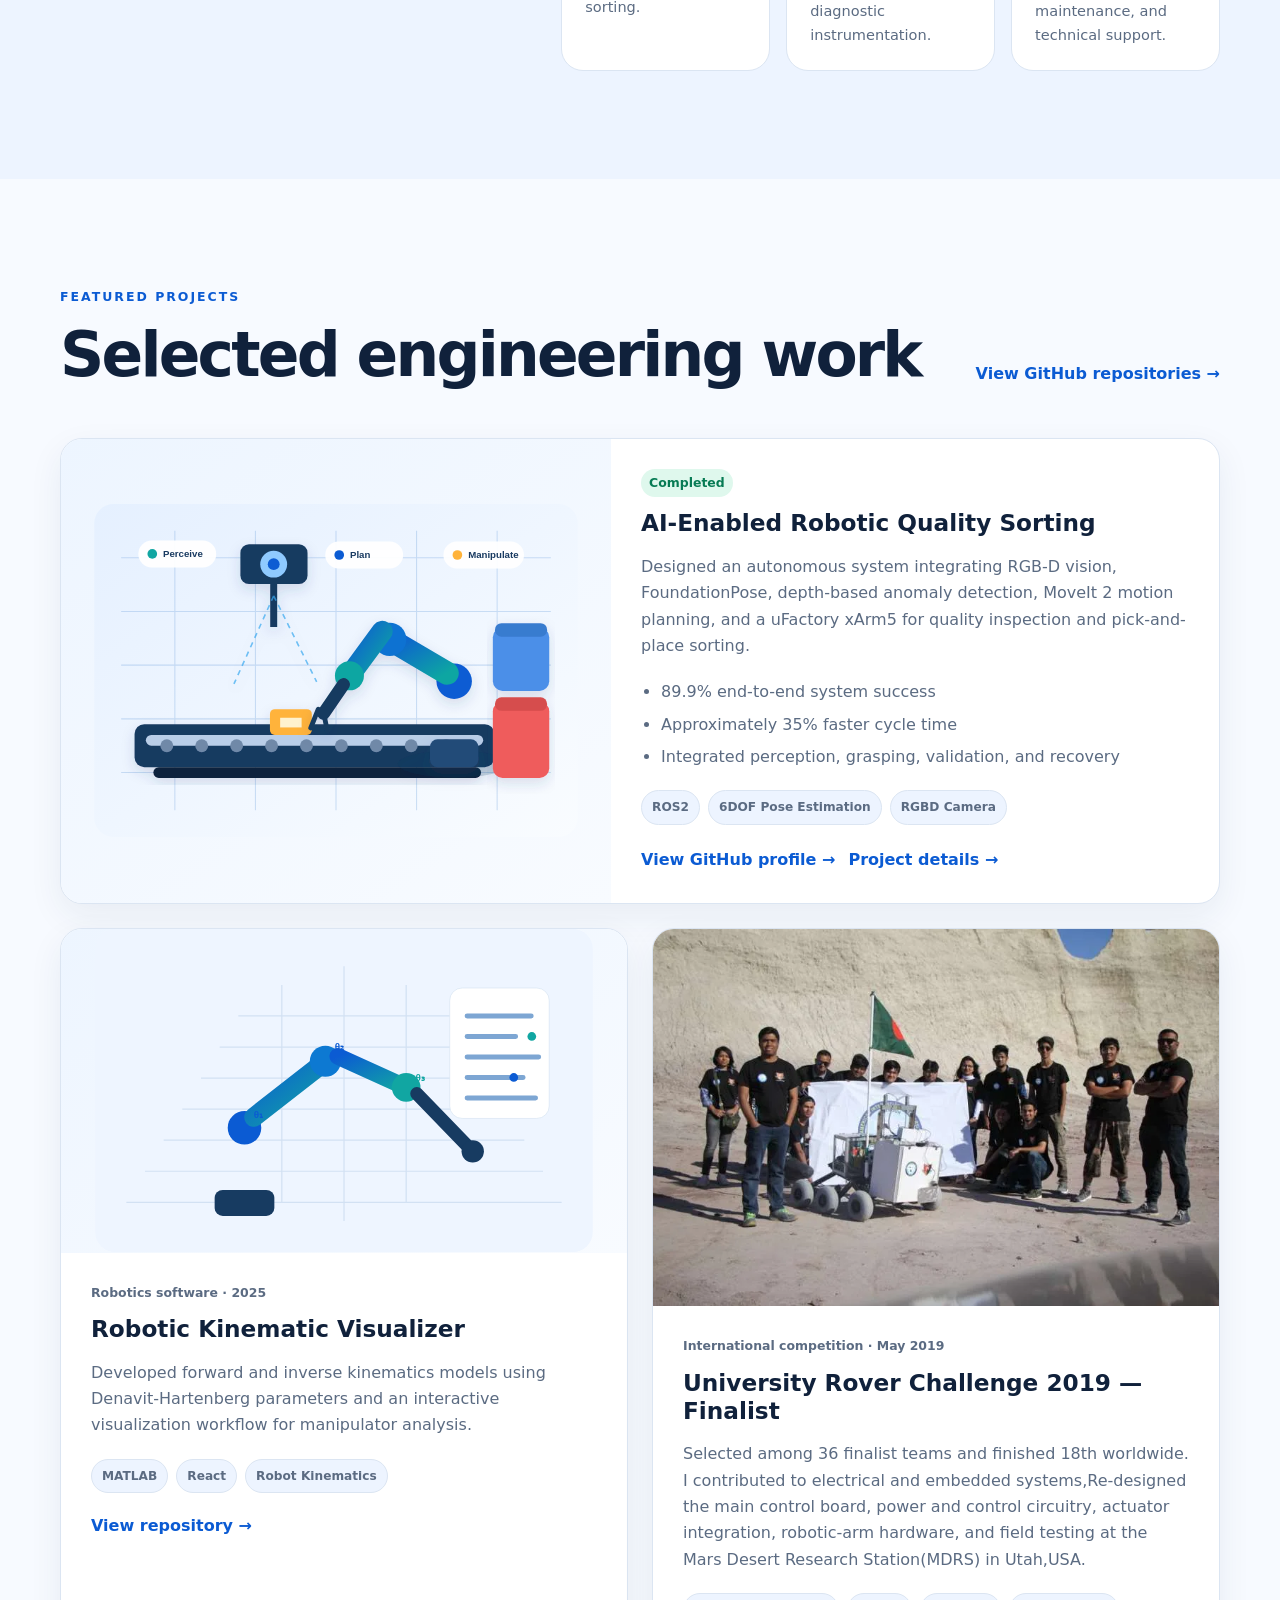
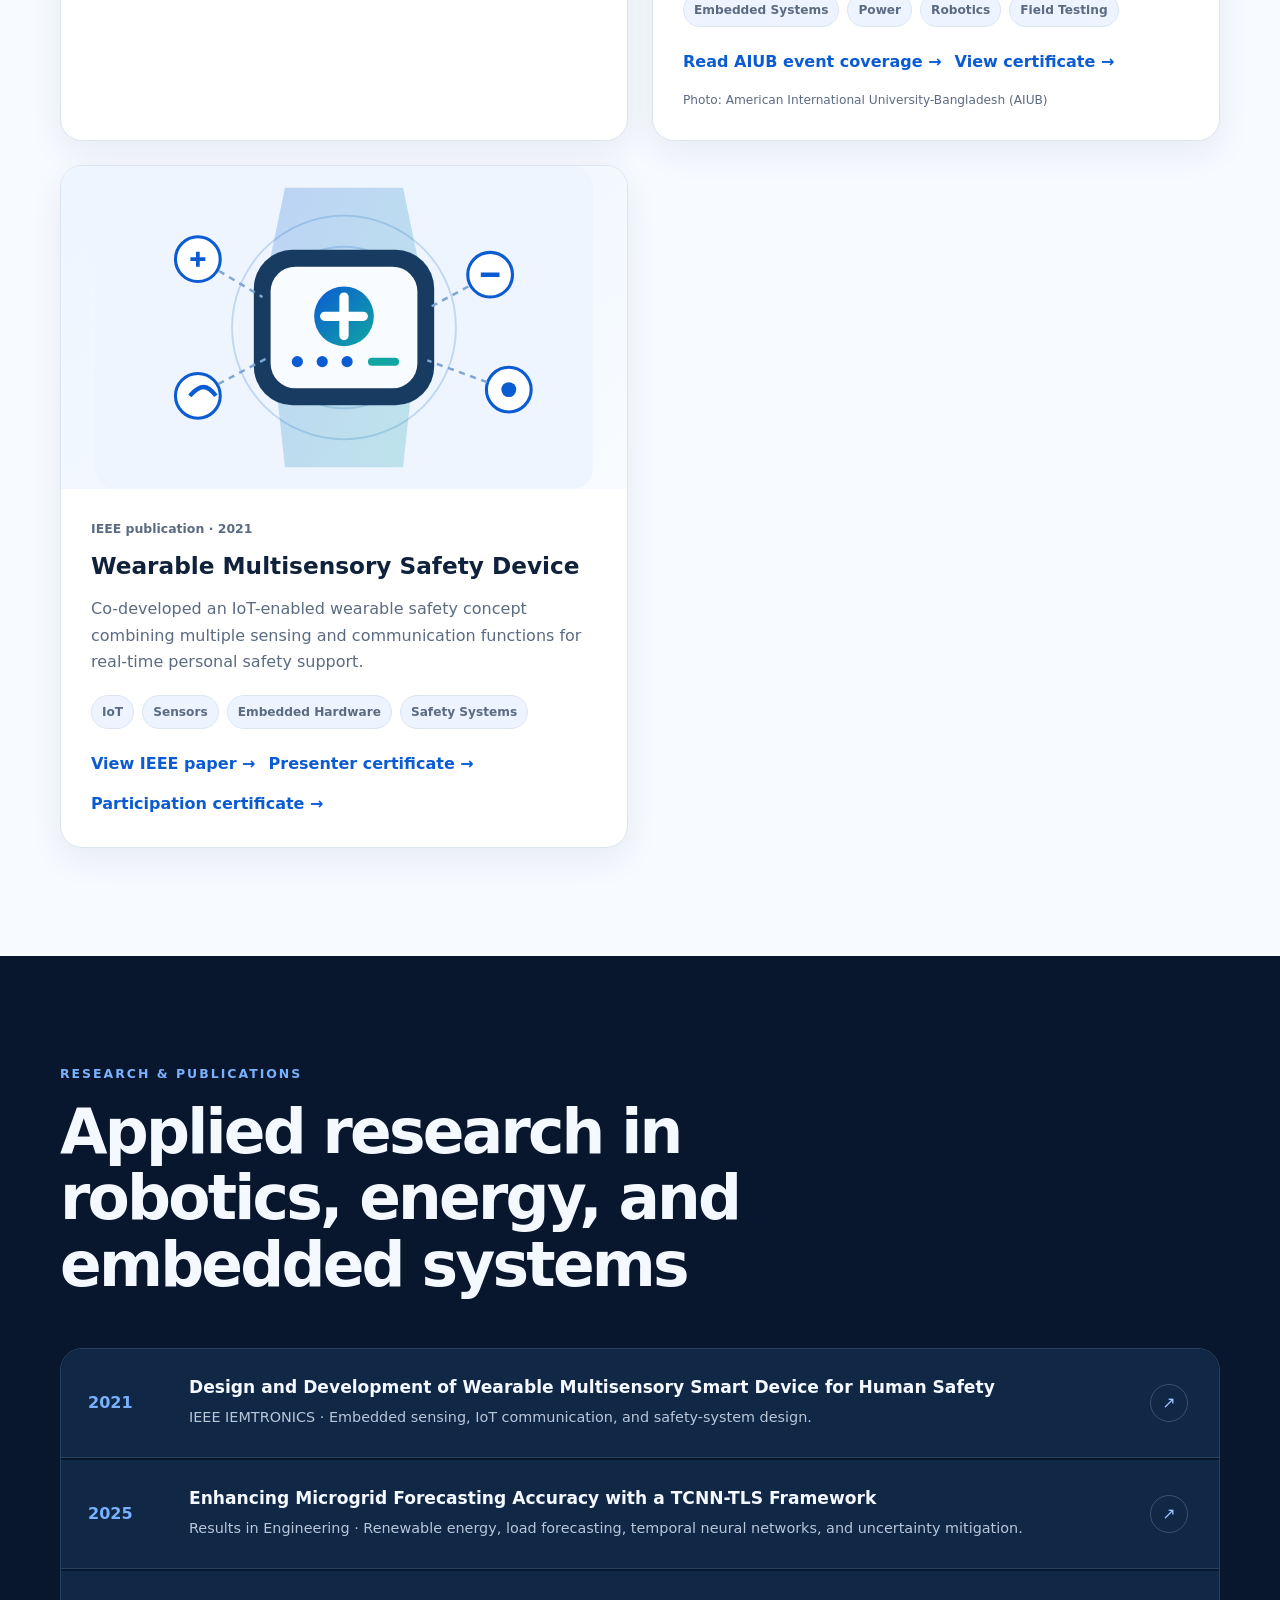
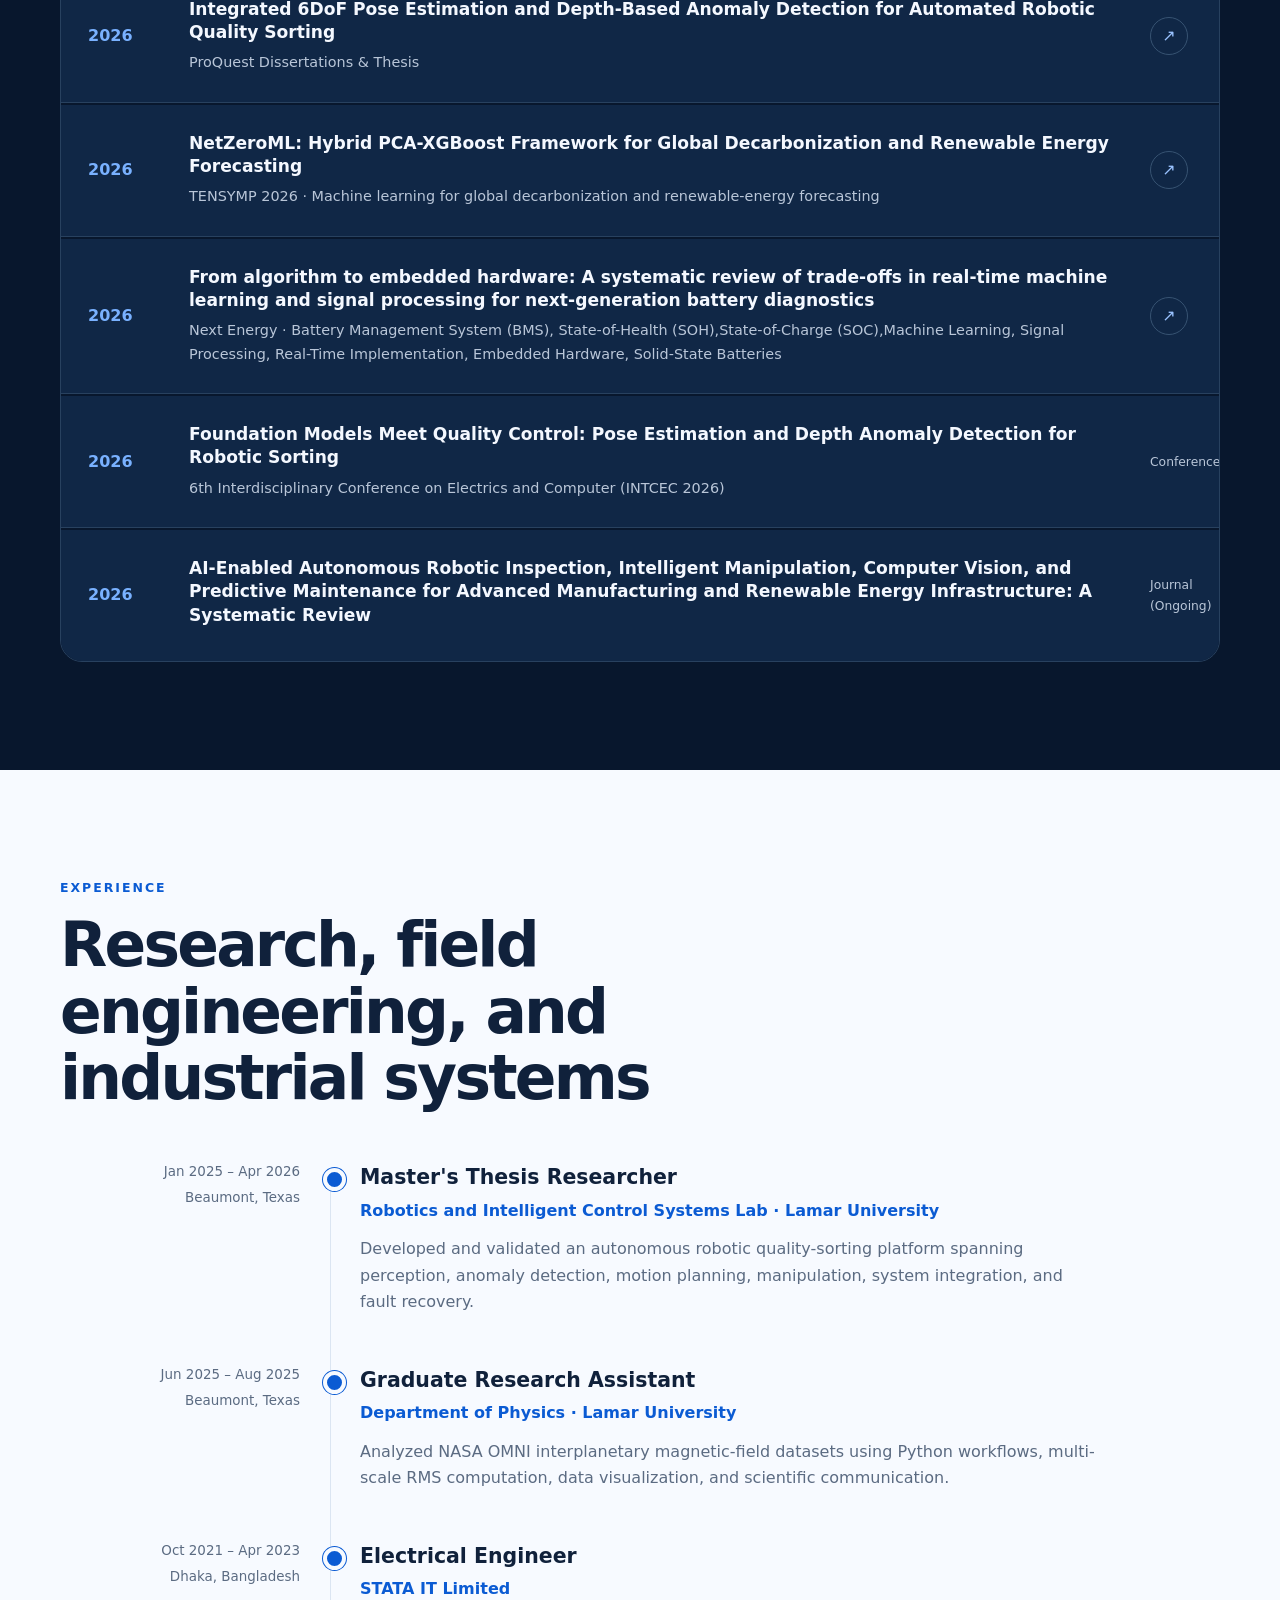
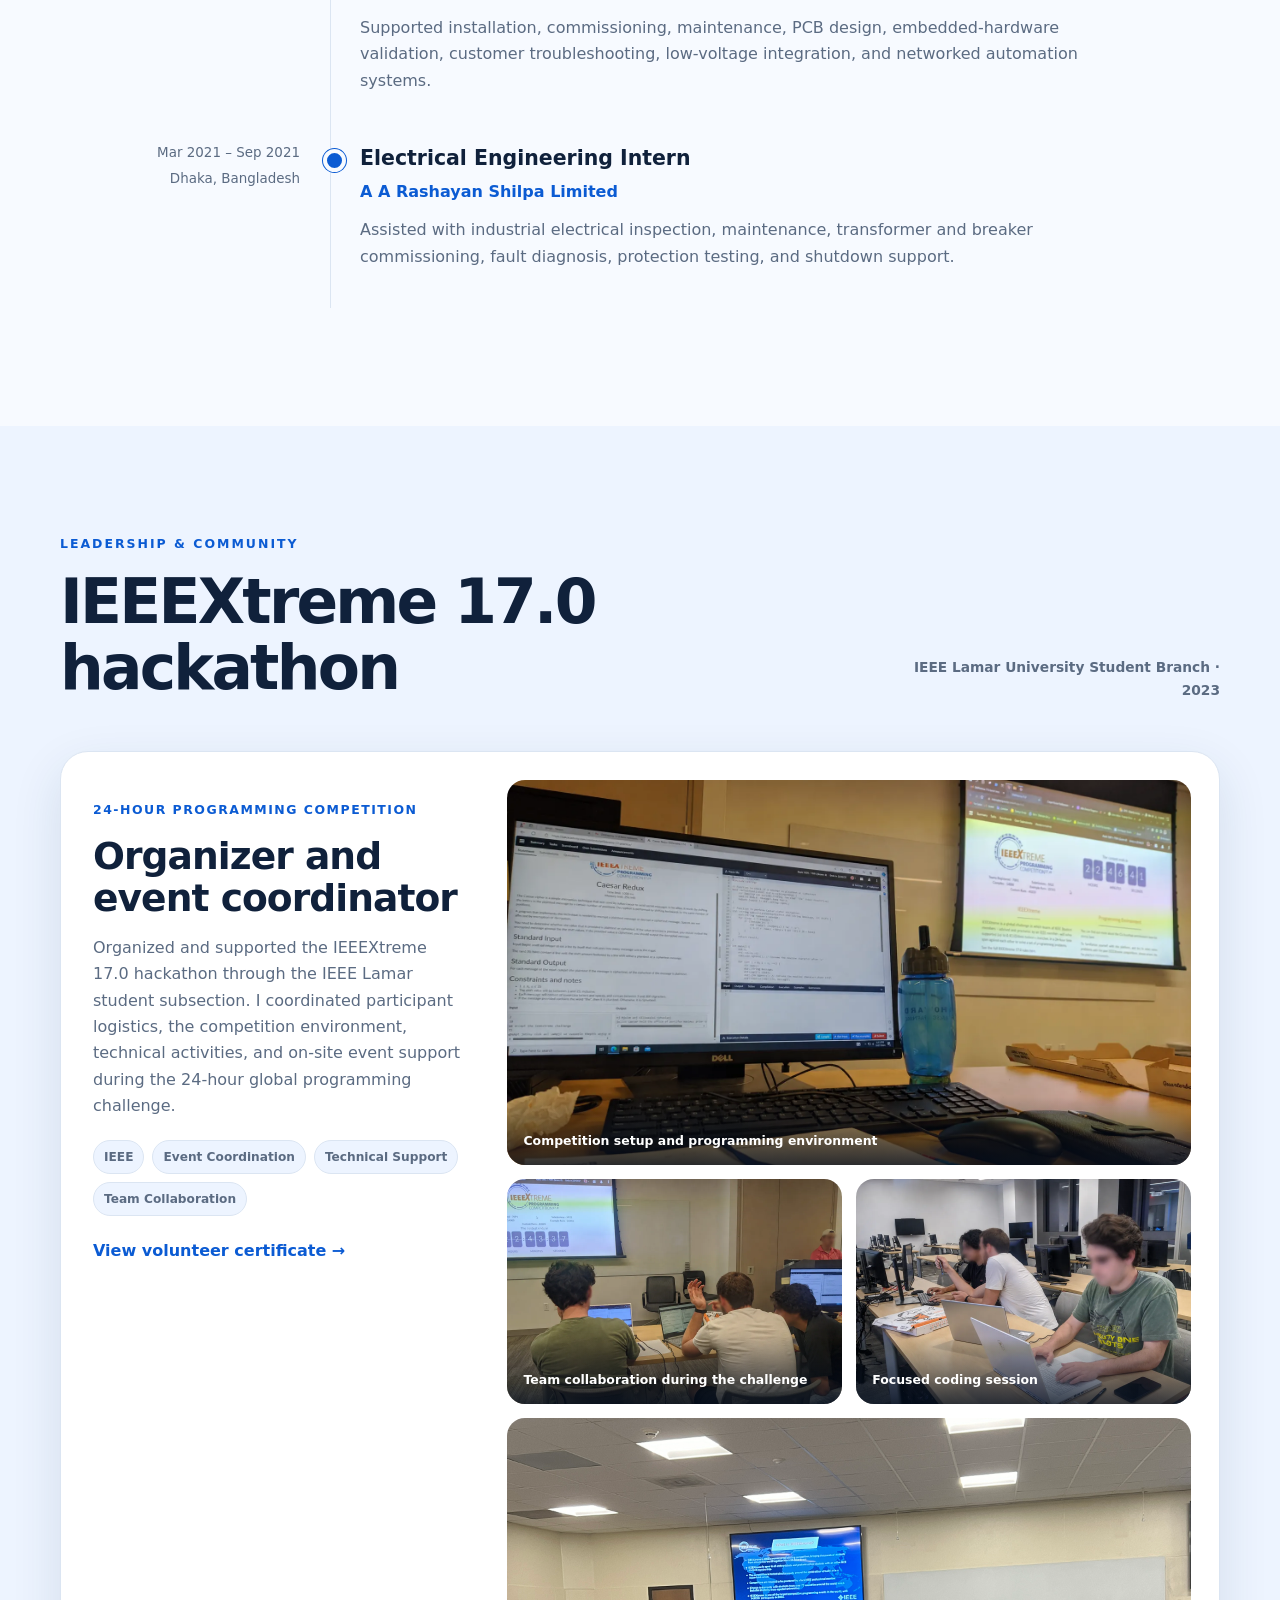
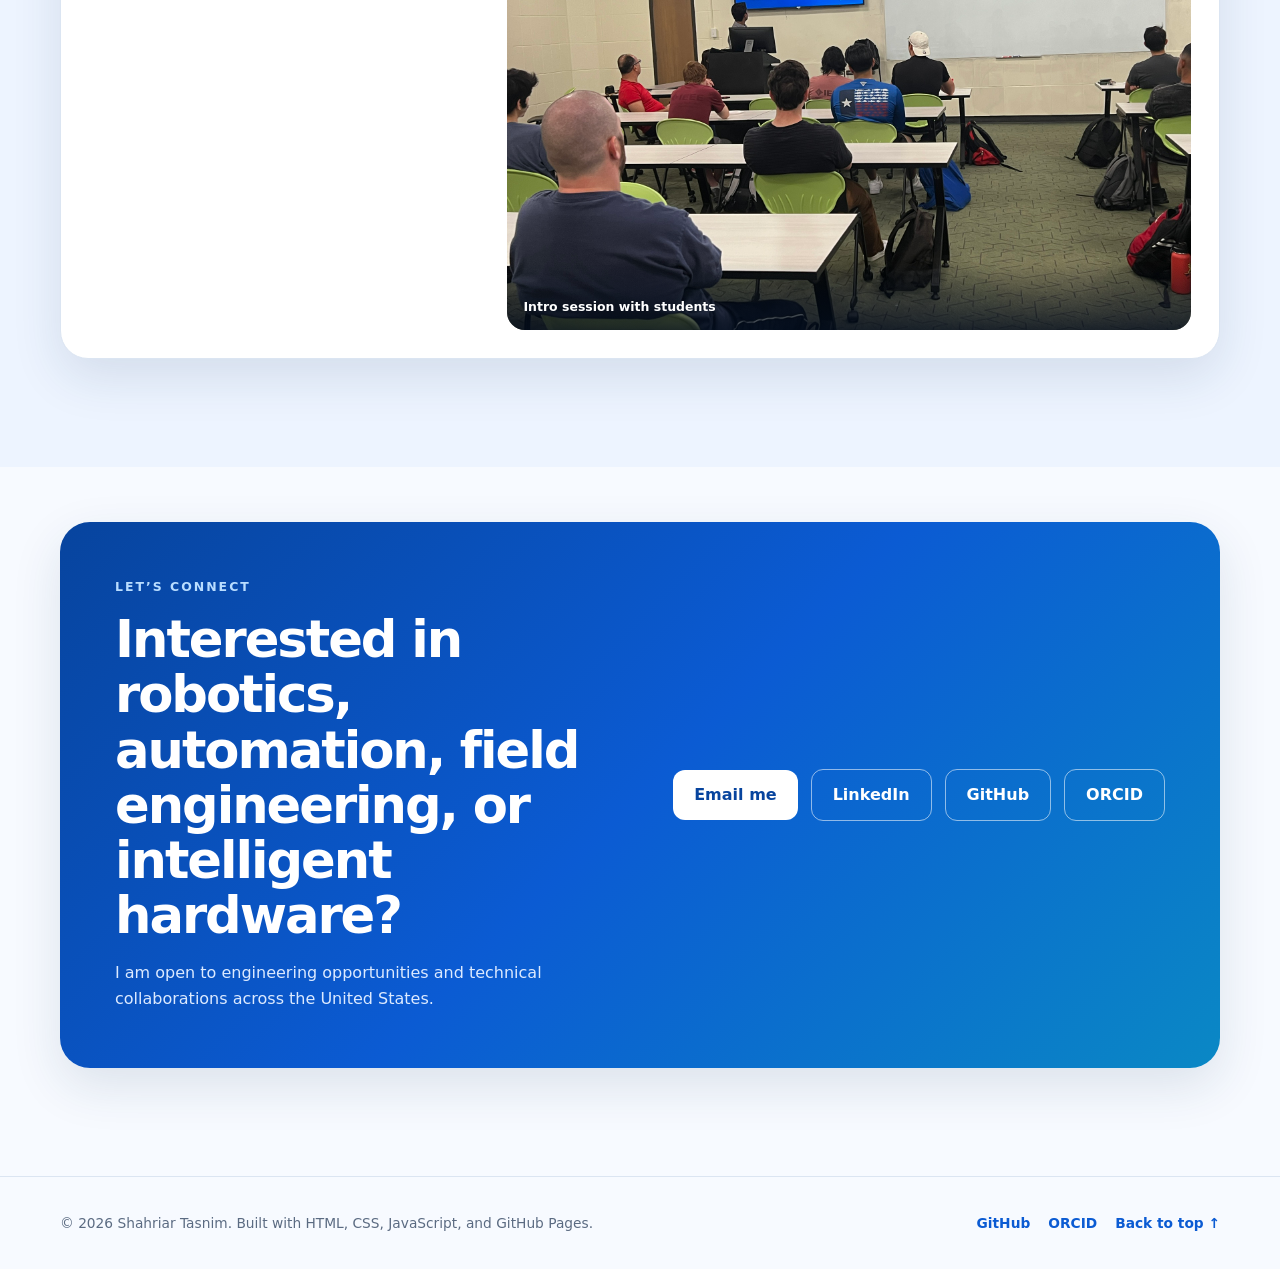
<file: index_v1.html>
<!DOCTYPE html>
<html lang="en">
<head>
  <meta charset="UTF-8">
  <meta name="viewport" content="width=device-width, initial-scale=1.0">
  <meta name="description" content="Portfolio of Shahriar Tasnim, a robotics, electrical, and automation engineer specializing in ROS 2, RGB-D perception, embedded systems, commissioning, and intelligent electromechanical systems.">
  <meta name="keywords" content="Shahriar Tasnim, robotics engineer, electrical engineer, ROS 2, MoveIt 2, computer vision, embedded systems, automation, xArm5, FoundationPose">
  <meta name="author" content="Shahriar Tasnim">
  <meta property="og:title" content="Shahriar Tasnim | Robotics, Electrical & Automation Engineer">
  <meta property="og:description" content="AI-enabled robotics, embedded systems, industrial automation and smart manufacturing.">
  <meta property="og:type" content="website">
  <meta property="og:url" content="https://shahriar-tasnim.github.io/">
  <meta property="og:image" content="https://shahriar-tasnim.github.io/assets/images/robotic-sorting.svg">
  <meta name="theme-color" content="#0b5bd3">
  <title>Shahriar Tasnim | Robotics, Electrical & Automation Engineer</title>
  <link rel="icon" type="image/svg+xml" href="assets/images/favicon.svg">
  <link rel="stylesheet" href="styles.css">
  <script defer src="script.js"></script>
  <script type="application/ld+json">
  {
    "@context": "https://schema.org",
    "@type": "Person",
    "name": "Shahriar Tasnim",
    "url": "https://shahriar-tasnim.github.io/",
    "email": "mailto:shahriar.tasnim98@gmail.com",
    "jobTitle": "Robotics, Electrical and Automation Engineer",
    "alumniOf": [
      {"@type": "CollegeOrUniversity", "name": "Lamar University"},
      {"@type": "CollegeOrUniversity", "name": "American International University-Bangladesh"}
    ],
    "sameAs": [
      "https://github.com/shahriar-tasnim",
      "https://www.linkedin.com/in/shahriar-tasnim0013",
      "https://scholar.google.com/citations?user=bNBg141Tz6IC&hl=en",
      "https://orcid.org/0009-0004-6093-9615"
    ]
  }
  </script>
</head>
<body>
  <a class="skip-link" href="#main-content">Skip to content</a>
  <div class="scroll-progress" aria-hidden="true"></div>

  <header class="site-header">
    <div class="container nav-wrap">
      <a class="brand" href="#home" aria-label="Shahriar Tasnim home">
        <span class="brand-mark">ST</span>
        <span>Shahriar Tasnim</span>
      </a>

      <button class="nav-toggle" aria-expanded="false" aria-controls="site-nav" aria-label="Open navigation menu">
        <span></span><span></span><span></span>
      </button>

      <nav id="site-nav" class="site-nav" aria-label="Primary navigation">
        <a href="#about">About</a>
        <a href="#projects">Projects</a>
        <a href="#research">Research</a>
        <a href="#experience">Experience</a>
        <a href="#skills">Skills</a>
        <a href="#leadership">Leadership</a>
        <a href="#contact">Contact</a>
        <button class="theme-toggle" type="button" aria-label="Switch color theme" title="Switch color theme">
          <span aria-hidden="true">◐</span>
        </button>
      </nav>
    </div>
  </header>

  <main id="main-content">
    <section id="home" class="hero section">
      <div class="hero-orb hero-orb-one" aria-hidden="true"></div>
      <div class="hero-orb hero-orb-two" aria-hidden="true"></div>
      <div class="container hero-grid">
        <div class="hero-copy reveal">
          <p class="eyebrow">Robotics · Electrical · Automation</p>
          <p class="hero-lead">
            I am Shahriar Tasnim, an Electrical and Computer Engineering graduate researcher focused on AI-enabled robotics, embedded systems, industrial automation ans smart manufacturing.
          </p>
          <div class="hero-actions">
            <a class="button button-primary" href="#projects">Explore my work</a>
            <a class="button button-secondary" href="assets/Shahriar_Tasnim_Resume.pdf" target="_blank" rel="noopener">Download résumé</a>
          </div>
          <div class="social-links" aria-label="Professional links">
            <a href="https://github.com/shahriar-tasnim" target="_blank" rel="noopener">GitHub</a>
            <a href="https://www.linkedin.com/in/shahriar-tasnim0013" target="_blank" rel="noopener">LinkedIn</a>
            <a href="https://scholar.google.com/citations?user=bNBg141Tz6IC&amp;hl=en" target="_blank" rel="noopener">Google Scholar</a>
            <a href="https://orcid.org/0009-0004-6093-9615" target="_blank" rel="noopener">ORCID</a>
            <a href="mailto:shahriar.tasnim98@gmail.com">Email</a>
          </div>
        </div>

        <div class="hero-panel reveal" aria-label="Selected engineering metrics">
          <div class="hero-visual">
            <img src="assets/images/profile_st.png" alt="Illustration of an AI-enabled robotic quality sorting workcell">
          </div>
        </div>
      </div>
    </section>

    <section id="about" class="section section-soft">
      <div class="container two-column">
        <div class="section-heading reveal">
          <p class="eyebrow">About me</p>
          <h2>Engineering across the full system</h2>
        </div>
        <div class="about-copy reveal">
          <p>
            My work combines robotics software, RGB-D perception, electromechanical integration, embedded hardware, and industrial troubleshooting. I earned my Master of Engineering Science in Electrical &amp; Computer Engineering from Lamar University, where my thesis focused on autonomous robotic quality sorting using 6DoF pose estimation and depth-based anomaly detection.
          </p>
          <p>
            I enjoy taking systems from concept through integration, validation, commissioning, and root-cause analysis. I am especially interested in robotics deployment, field service, automation and controls, and test or validation engineering roles.
          </p>
          <div class="focus-grid">
            <article>
              <span class="focus-number">01</span>
              <h3>Robotics &amp; AI</h3>
              <p>ROS 2, MoveIt 2, RGB-D perception, 6DoF pose estimation, motion planning, grasping, and autonomous sorting.</p>
            </article>
            <article>
              <span class="focus-number">02</span>
              <h3>Embedded &amp; Electrical</h3>
              <p>PCB design, sensor and actuator integration, signal debugging, low-voltage systems, and diagnostic instrumentation.</p>
            </article>
            <article>
              <span class="focus-number">03</span>
              <h3>Deployment &amp; Validation</h3>
              <p>Installation, commissioning, integration testing, troubleshooting, preventive maintenance, and technical support.</p>
            </article>
          </div>
        </div>
      </div>
    </section>

    <section id="projects" class="section">
      <div class="container">
        <div class="section-heading section-heading-row reveal">
          <div>
            <p class="eyebrow">Featured projects</p>
            <h2>Selected engineering work</h2>
          </div>
          <a class="text-link" href="https://github.com/shahriar-tasnim?tab=repositories" target="_blank" rel="noopener">View GitHub repositories →</a>
        </div>

        <div class="project-grid">
          <article class="project-card project-card-wide reveal">
            <div class="project-image">
              <img src="assets/images/robotic-sorting.svg" alt="Robotic quality sorting system with camera, manipulator, and sorting bins">
            </div>
            <div class="project-content">
              <div class="project-topline">
                <span class="status">Completed</span>
              </div>
              <h3>AI-Enabled Robotic Quality Sorting</h3>
              <p>
                Designed an autonomous system integrating RGB-D vision, FoundationPose, depth-based anomaly detection, MoveIt 2 motion planning, and a uFactory xArm5 for quality inspection and pick-and-place sorting.
              </p>
              <ul class="project-results">
                <li>89.9% end-to-end system success</li>
                <li>Approximately 35% faster cycle time</li>
                <li>Integrated perception, grasping, validation, and recovery</li>
              </ul>
              <div class="tag-list">
                <span>ROS2</span> <span>6DOF Pose Estimation</span><span>RGBD Camera</span>
              </div>
              <div class="card-actions">
                <a class="text-link" href="https://github.com/shahriar-tasnim?tab=repositories" target="_blank" rel="noopener">View GitHub profile →</a>
                <a class="text-link" href="assets/Shahriar_Tasnim_Resume.pdf" target="_blank" rel="noopener">Project details →</a>
              </div>
            </div>
          </article>

          <article class="project-card reveal">
            <div class="project-image">
              <img src="assets/images/kinematics.svg" alt="Robotic arm kinematic visualization with coordinate frames">
            </div>
            <div class="project-content">
              <div class="project-topline"><span>Robotics software · 2025</span></div>
              <h3>Robotic Kinematic Visualizer</h3>
              <p>Developed forward and inverse kinematics models using Denavit-Hartenberg parameters and an interactive visualization workflow for manipulator analysis.</p>
              <div class="tag-list"><span>MATLAB</span><span>React</span><span>Robot Kinematics</span></div>
              <a class="text-link" href="https://github.com/shahriar-tasnim/kinematic-visualizer" target="_blank" rel="noopener">View repository →</a>
            </div>
          </article>

          <article class="project-card reveal">
            <a class="project-image project-image-photo" href="https://www.aiub.edu/aiub-robotic-crew-participated-in-the-finals-of-2019-university-rover-challenge" target="_blank" rel="noopener" aria-label="Read AIUB coverage of the 2019 University Rover Challenge">
              <img src="assets/images/urc-2019-aiub-team.webp" alt="AIUB Robotic Crew with its rover at the 2019 University Rover Challenge in Utah" loading="lazy">
            </a>
            <div class="project-content">
              <div class="project-topline"><span>International competition · May 2019</span></div>
              <h3>University Rover Challenge 2019 — Finalist</h3>
              <p>Selected among 36 finalist teams and finished 18th worldwide. I contributed to electrical and embedded systems,Re-designed the main control board, power and control circuitry, actuator integration, robotic-arm hardware, and field testing at the Mars Desert Research Station(MDRS) in Utah,USA.</p>

              <div class="tag-list">
                <span>Embedded Systems</span>
                <span>Power</span>
                <span>Robotics</span>
                <span>Field Testing</span>
              </div>

              <div class="card-actions">
                <a
                  class="text-link"
                  href="https://www.aiub.edu/aiub-robotic-crew-participated-in-the-finals-of-2019-university-rover-challenge"
                  target="_blank"
                  rel="noopener"
                >
                  Read AIUB event coverage →
                </a>

                <a
                  class="text-link"
                  href="assets/certificates/urc-2019-certificate.pdf"
                  target="_blank"
                  rel="noopener"
                >
                  View certificate →
                </a>
              </div>

              <p class="photo-credit">
                Photo: American International University-Bangladesh (AIUB)
              </p>
              </div>

          </article>

          <article class="project-card reveal">
            <div class="project-image">
              <img
                src="assets/images/wearable.svg"
                alt="Wearable multisensory safety device illustration"
              >
            </div>

            <div class="project-content">
              <div class="project-topline">
                <span>IEEE publication · 2021</span>
              </div>

              <h3>Wearable Multisensory Safety Device</h3>

              <p>
                Co-developed an IoT-enabled wearable safety concept combining multiple
                sensing and communication functions for real-time personal safety support.
              </p>

              <div class="tag-list">
                <span>IoT</span>
                <span>Sensors</span>
                <span>Embedded Hardware</span>
                <span>Safety Systems</span>
              </div>

              <div class="card-actions">
                <a
                  class="text-link"
                  href="https://ieeexplore.ieee.org/document/9422642/"
                  target="_blank"
                  rel="noopener"
                >
                  View IEEE paper →
                </a>

                <a
                  class="text-link"
                  href="assets/certificates/wearable-paper-presenter-certificate.pdf"
                  target="_blank"
                  rel="noopener"
                >
                  Presenter certificate →
                </a>

                <a
                  class="text-link"
                  href="assets/certificates/wearable-paper-participation-certificate.pdf"
                  target="_blank"
                  rel="noopener"
                >
                  Participation certificate →
                </a>
              </div>
            </div>
          </article>
        </div>
      </div>
    </section>

    <section id="research" class="section section-dark">
      <div class="container">
        <div class="section-heading reveal">
          <p class="eyebrow">Research &amp; publications</p>
          <h2>Applied research in robotics, energy, and embedded systems</h2>
        </div>

        <div class="publication-list">

          <article class="publication reveal">
            <div class="publication-year">2021</div>
            <div>
              <h3>Design and Development of Wearable Multisensory Smart Device for Human Safety</h3>
              <p>IEEE IEMTRONICS · Embedded sensing, IoT communication, and safety-system design.</p>
            </div>
            <a href="https://doi.org/10.1109/IEMTRONICS52119.2021.9422642" target="_blank" rel="noopener" aria-label="Open wearable safety publication">↗</a>
          </article>

          <article class="publication reveal">
            <div class="publication-year">2025</div>
            <div>
              <h3>Enhancing Microgrid Forecasting Accuracy with a TCNN-TLS Framework</h3>
              <p>Results in Engineering · Renewable energy, load forecasting, temporal neural networks, and uncertainty mitigation.</p>
            </div>
            <a href="https://doi.org/10.1016/j.rineng.2025.105606" target="_blank" rel="noopener" aria-label="Open microgrid forecasting publication">↗</a>
          </article>



          <article class="publication reveal">
            <div class="publication-year">2026</div>
            <div>
              <h3>Integrated 6DoF Pose Estimation and Depth-Based Anomaly Detection for Automated Robotic Quality Sorting</h3>
              <p>ProQuest Dissertations & Thesis</p>
            </div>
            <a href="https://www.proquest.com/openview/8e015cca4f8df7836501761deabf9b62/1?pq-origsite=gscholar&cbl=18750&diss=y" target="_blank" rel="noopener" aria-label="Open link with thesis details">↗</a>
          </article>

          <article class="publication reveal">
            <div class="publication-year">2026</div>
            <div>
              <h3>NetZeroML: Hybrid PCA-XGBoost Framework for Global Decarbonization and Renewable Energy Forecasting</h3>
              <p>TENSYMP 2026 · Machine learning for global decarbonization and renewable-energy forecasting</p>
            </div> 
            <a href="https://doi.org/10.1109/TENSYMP68909.2026.11704012" target="_blank" rel="noopener" aria-label="Open NetZeroML publication">↗</a>
          </article>

          <article class="publication reveal">
            <div class="publication-year">2026</div>
            <div>
              <h3>From algorithm to embedded hardware: A systematic review of trade-offs in real-time machine learning and signal processing for next-generation battery diagnostics</h3>
              <p>Next Energy · Battery Management System (BMS), State-of-Health (SOH),State-of-Charge (SOC),Machine Learning, Signal Processing, Real-Time Implementation, Embedded Hardware, Solid-State Batteries</p>
            </div> 
            <a href="https://www.sciencedirect.com/science/article/pii/S2949821X26005004" target="_blank" rel="noopener" aria-label="Open From algorithm to embedded hardware publication">↗</a>
          </article>

          <article class="publication reveal">
            <div class="publication-year">2026</div>
            <div>
              <h3>Foundation Models Meet Quality Control: Pose Estimation and Depth Anomaly Detection for Robotic Sorting</h3>
              <p>6th Interdisciplinary Conference on Electrics and Computer (INTCEC 2026)</p>
            </div>
            <span class="publication-label">Conference</span>
          </article>

          <article class="publication reveal">
            <div class="publication-year">2026</div>
            <div>
              <h3>AI-Enabled Autonomous Robotic Inspection, Intelligent Manipulation, Computer Vision, and Predictive Maintenance for Advanced Manufacturing and Renewable Energy Infrastructure: A Systematic Review</h3>
            </div>
            <span class="publication-label">Journal (Ongoing)</span>
          </article>



        </div>
      </div>
    </section>

    <section id="experience" class="section">
      <div class="container">
        <div class="section-heading reveal">
          <p class="eyebrow">Experience</p>
          <h2>Research, field engineering, and industrial systems</h2>
        </div>

        <div class="timeline">
          <article class="timeline-item reveal">
            <div class="timeline-meta">
              <span>Jan 2025 – Apr 2026</span>
              <span>Beaumont, Texas</span>
            </div>
            <div class="timeline-body">
              <h3>Master's Thesis Researcher</h3>
              <p class="organization">Robotics and Intelligent Control Systems Lab · Lamar University</p>
              <p>Developed and validated an autonomous robotic quality-sorting platform spanning perception, anomaly detection, motion planning, manipulation, system integration, and fault recovery.</p>
            </div>
          </article>

          <article class="timeline-item reveal">
            <div class="timeline-meta">
              <span>Jun 2025 – Aug 2025</span>
              <span>Beaumont, Texas</span>
            </div>
            <div class="timeline-body">
              <h3>Graduate Research Assistant</h3>
              <p class="organization">Department of Physics · Lamar University</p>
              <p>Analyzed NASA OMNI interplanetary magnetic-field datasets using Python workflows, multi-scale RMS computation, data visualization, and scientific communication.</p>
            </div>
          </article>

          <article class="timeline-item reveal">
            <div class="timeline-meta">
              <span>Oct 2021 – Apr 2023</span>
              <span>Dhaka, Bangladesh</span>
            </div>
            <div class="timeline-body">
              <h3>Electrical Engineer</h3>
              <p class="organization">STATA IT Limited</p>
              <p>Supported installation, commissioning, maintenance, PCB design, embedded-hardware validation, customer troubleshooting, low-voltage integration, and networked automation systems.</p>
            </div>
          </article>

          <article class="timeline-item reveal">
            <div class="timeline-meta">
              <span>Mar 2021 – Sep 2021</span>
              <span>Dhaka, Bangladesh</span>
            </div>
            <div class="timeline-body">
              <h3>Electrical Engineering Intern</h3>
              <p class="organization">A A Rashayan Shilpa Limited</p>
              <p>Assisted with industrial electrical inspection, maintenance, transformer and breaker commissioning, fault diagnosis, protection testing, and shutdown support.</p>
            </div>
          </article>
        </div>
      </div>
    </section>

    <section id="leadership" class="section leadership-section">
      <div class="container">
        <div class="section-heading section-heading-row reveal">
          <div>
            <p class="eyebrow">Leadership &amp; community</p>
            <h2>IEEEXtreme 17.0 hackathon</h2>
          </div>
          <span class="event-date">IEEE Lamar University Student Branch · 2023</span>
        </div>

        <article class="event-feature reveal">
          <div class="event-copy">
            <span class="event-kicker">24-hour programming competition</span>
            <h3>Organizer and event coordinator</h3>
            <p>Organized and supported the IEEEXtreme 17.0 hackathon through the IEEE Lamar student subsection. I coordinated participant logistics, the competition environment, technical activities, and on-site event support during the 24-hour global programming challenge.</p>
            <div class="tag-list">
              <span>IEEE</span>
              <span>Event Coordination</span>
              <span>Technical Support</span>
              <span>Team Collaboration</span>
            </div>

            <div class="card-actions">
              <a
                class="text-link"
                href="assets/certificates/ieeextreme-17-volunteer-certificate.pdf"
                target="_blank"
                rel="noopener"
              >
                View volunteer certificate →
              </a>
            </div>

          </div>

          <div class="event-gallery" aria-label="IEEEXtreme 17.0 event gallery">
            <figure class="gallery-item gallery-item-wide">
              <img src="assets/images/ieeextreme-programming-setup.webp" alt="Programming workstation and IEEEXtreme 17.0 countdown screen" loading="lazy">
              <figcaption>Competition setup and programming environment</figcaption>
            </figure>
            <figure class="gallery-item">
              <img src="assets/images/ieeextreme-team-collaboration.webp" alt="Participants collaborating during IEEEXtreme 17.0 with faces lightly blurred" loading="lazy">
              <figcaption>Team collaboration during the challenge</figcaption>
            </figure>
            <figure class="gallery-item">
              <img src="assets/images/ieeextreme-coding-session.webp" alt="Participants coding in the computer lab during IEEEXtreme 17.0 with faces lightly blurred" loading="lazy">
              <figcaption>Focused coding session</figcaption>
            </figure>
            <figure class="gallery-item gallery-item-wide">
              <img src="assets/images/breifing_students.jpg" alt="intro session with students and faculty members" loading="lazy">
              <figcaption>Intro session with students</figcaption>
            </figure>
          </div>
        </article>
      </div>
    </section>

    <section id="contact" class="section contact-section">
      <div class="container contact-card reveal">
        <div>
          <p class="eyebrow">Let’s connect</p>
          <h2>Interested in robotics, automation, field engineering, or intelligent hardware?</h2>
          <p>I am open to engineering opportunities and technical collaborations across the United States.</p>
        </div>
        <div class="contact-actions">
          <a class="button button-light" href="mailto:shahriar.tasnim98@gmail.com">Email me</a>
          <a class="button button-outline-light" href="https://www.linkedin.com/in/shahriar-tasnim0013" target="_blank" rel="noopener">LinkedIn</a>
          <a class="button button-outline-light" href="https://github.com/shahriar-tasnim" target="_blank" rel="noopener">GitHub</a>
          <a class="button button-outline-light" href="https://orcid.org/0009-0004-6093-9615" target="_blank" rel="noopener">ORCID</a>
        </div>
      </div>
    </section>
  </main>

  <footer class="site-footer">
    <div class="container footer-wrap">
      <p>© <span id="year"></span> Shahriar Tasnim. Built with HTML, CSS, JavaScript, and GitHub Pages.</p>
      <div class="footer-links">
        <a href="https://github.com/shahriar-tasnim" target="_blank" rel="noopener">GitHub</a>
        <a href="https://orcid.org/0009-0004-6093-9615" target="_blank" rel="noopener">ORCID</a>
        <a href="#home">Back to top ↑</a>
      </div>
    </div>
  </footer>
</body>
</html>
</file>
<file: styles.css>
:root {
  --bg: #f7faff;
  --surface: #ffffff;
  --surface-soft: #edf4ff;
  --text: #10213b;
  --muted: #5b6b82;
  --line: #dbe5f2;
  --primary: #0b5bd3;
  --primary-dark: #07449e;
  --primary-soft: #dceaff;
  --accent: #11a6a2;
  --dark: #08172d;
  --dark-soft: #102746;
  --shadow: 0 18px 50px rgba(23, 54, 93, 0.12);
  --radius: 22px;
  --container: 1160px;
}

[data-theme="dark"] {
  --bg: #07111f;
  --surface: #0d1b2f;
  --surface-soft: #10243f;
  --text: #edf5ff;
  --muted: #aebed1;
  --line: #263b55;
  --primary: #66a5ff;
  --primary-dark: #8bbcff;
  --primary-soft: #17365d;
  --accent: #51d0c9;
  --dark: #030913;
  --dark-soft: #0a1b31;
  --shadow: 0 18px 50px rgba(0, 0, 0, 0.28);
}

* { box-sizing: border-box; }
html { scroll-behavior: smooth; }
body {
  margin: 0;
  font-family: Inter, ui-sans-serif, system-ui, -apple-system, BlinkMacSystemFont, "Segoe UI", sans-serif;
  color: var(--text);
  background: var(--bg);
  line-height: 1.65;
  transition: background-color .25s ease, color .25s ease;
}
img { max-width: 100%; display: block; }
a { color: inherit; text-decoration: none; }
button, a { -webkit-tap-highlight-color: transparent; }
.container { width: min(var(--container), calc(100% - 40px)); margin-inline: auto; }
.section { position: relative; padding: 108px 0; }
.section-soft { background: var(--surface-soft); }
.section-dark { background: var(--dark); color: #f4f8ff; }

.skip-link {
  position: fixed;
  left: 16px;
  top: -60px;
  z-index: 2000;
  padding: 10px 16px;
  background: var(--primary);
  color: white;
  border-radius: 10px;
}
.skip-link:focus { top: 16px; }
.scroll-progress {
  position: fixed;
  top: 0;
  left: 0;
  z-index: 1200;
  width: 0;
  height: 3px;
  background: linear-gradient(90deg, var(--primary), var(--accent));
}

.site-header {
  position: sticky;
  top: 0;
  z-index: 1000;
  backdrop-filter: blur(16px);
  background: color-mix(in srgb, var(--bg) 85%, transparent);
  border-bottom: 1px solid color-mix(in srgb, var(--line) 80%, transparent);
}
.nav-wrap { min-height: 76px; display: flex; align-items: center; justify-content: space-between; gap: 24px; }
.brand { display: inline-flex; align-items: center; gap: 11px; font-weight: 800; letter-spacing: -.02em; }
.brand-mark {
  width: 38px;
  height: 38px;
  display: grid;
  place-items: center;
  border-radius: 12px;
  background: linear-gradient(145deg, var(--primary), var(--accent));
  color: white;
  box-shadow: 0 8px 22px rgba(11, 91, 211, .25);
}
.site-nav { display: flex; align-items: center; gap: 25px; font-size: .94rem; font-weight: 650; }
.site-nav a { color: var(--muted); transition: color .2s ease; }
.site-nav a:hover, .site-nav a.active { color: var(--primary); }
.theme-toggle, .nav-toggle {
  border: 1px solid var(--line);
  background: var(--surface);
  color: var(--text);
  cursor: pointer;
}
.theme-toggle { width: 38px; height: 38px; border-radius: 50%; font-size: 1rem; }
.nav-toggle { display: none; width: 44px; height: 44px; border-radius: 12px; padding: 11px; }
.nav-toggle span { display: block; height: 2px; margin: 5px 0; background: currentColor; border-radius: 2px; }

.hero { min-height: calc(100vh - 76px); display: grid; align-items: center; overflow: hidden; padding-top: 85px; }
.hero-grid { display: grid; grid-template-columns: 1.06fr .94fr; gap: 72px; align-items: center; }
.hero-copy { position: relative; z-index: 2; }
.eyebrow {
  margin: 0 0 14px;
  color: var(--primary);
  font-size: .78rem;
  font-weight: 850;
  letter-spacing: .16em;
  text-transform: uppercase;
}
.hero h1 { margin: 0; max-width: 760px; font-size: clamp(3rem, 6vw, 5.8rem); line-height: .98; letter-spacing: -.055em; }
.hero h1 span { color: var(--primary); }
.hero-lead { max-width: 710px; margin: 28px 0 0; color: var(--muted); font-size: clamp(1.05rem, 2vw, 1.24rem); }
.hero-actions, .contact-actions, .card-actions { display: flex; flex-wrap: wrap; gap: 13px; align-items: center; }
.hero-actions { margin-top: 34px; }
.button {
  display: inline-flex;
  align-items: center;
  justify-content: center;
  min-height: 48px;
  padding: 12px 21px;
  border-radius: 12px;
  font-weight: 800;
  transition: transform .2s ease, box-shadow .2s ease, background-color .2s ease;
}
.button:hover { transform: translateY(-2px); }
.button-primary { color: white; background: var(--primary); box-shadow: 0 12px 28px rgba(11, 91, 211, .24); }
.button-primary:hover { background: var(--primary-dark); }
.button-secondary { background: var(--surface); border: 1px solid var(--line); }
.social-links { display: flex; flex-wrap: wrap; gap: 21px; margin-top: 28px; color: var(--muted); font-size: .94rem; font-weight: 750; }
.social-links a:hover { color: var(--primary); }
.hero-panel {
  position: relative;
  z-index: 2;
  overflow: hidden;
  padding: 22px;
  border: 1px solid var(--line);
  border-radius: 30px;
  background: linear-gradient(160deg, var(--surface), var(--surface-soft));
  box-shadow: var(--shadow);
}
.hero-visual { display: grid; place-items: center; min-height: 365px; border-radius: 21px; background: linear-gradient(145deg, #e8f1ff, #f8fbff); overflow: hidden; }
[data-theme="dark"] .hero-visual { background: linear-gradient(145deg, #102b4a, #11223a); }
.hero-visual img { width: 92%; }
.metric-grid { display: grid; grid-template-columns: repeat(3, 1fr); gap: 10px; margin-top: 13px; }
.metric-grid article { padding: 16px 12px; border: 1px solid var(--line); border-radius: 15px; background: var(--surface); }
.metric-grid strong { display: block; color: var(--primary); font-size: 1.45rem; line-height: 1.15; }
.metric-grid span { display: block; margin-top: 6px; color: var(--muted); font-size: .77rem; line-height: 1.4; }
.hero-orb { position: absolute; border-radius: 50%; filter: blur(5px); opacity: .48; pointer-events: none; }
.hero-orb-one { width: 410px; height: 410px; right: -150px; top: 5%; background: radial-gradient(circle, rgba(0, 167, 255, .35), transparent 68%); }
.hero-orb-two { width: 370px; height: 370px; left: -180px; bottom: 2%; background: radial-gradient(circle, rgba(17, 166, 162, .28), transparent 68%); }

.section-heading { max-width: 720px; margin-bottom: 50px; }
.section-heading h2 { margin: 0; font-size: clamp(2.15rem, 4.8vw, 4.1rem); line-height: 1.08; letter-spacing: -.045em; }
.section-heading-row { max-width: none; display: flex; align-items: end; justify-content: space-between; gap: 28px; }
.two-column { display: grid; grid-template-columns: .78fr 1.22fr; gap: 80px; align-items: start; }
.about-copy > p { margin: 0 0 22px; color: var(--muted); font-size: 1.08rem; }
.focus-grid { display: grid; grid-template-columns: repeat(3, 1fr); gap: 16px; margin-top: 38px; }
.focus-grid article { padding: 23px; border: 1px solid var(--line); border-radius: var(--radius); background: var(--surface); }
.focus-number { color: var(--primary); font-size: .75rem; font-weight: 900; letter-spacing: .12em; }
.focus-grid h3 { margin: 11px 0 8px; font-size: 1.05rem; }
.focus-grid p { margin: 0; color: var(--muted); font-size: .91rem; }

.text-link { color: var(--primary); font-weight: 800; }
.text-link:hover { text-decoration: underline; text-underline-offset: 4px; }
.project-grid { display: grid; grid-template-columns: repeat(2, 1fr); gap: 24px; }
.project-card { overflow: hidden; border: 1px solid var(--line); border-radius: var(--radius); background: var(--surface); box-shadow: 0 12px 34px rgba(24, 53, 90, .07); }
.project-card-wide { grid-column: 1 / -1; display: grid; grid-template-columns: .95fr 1.05fr; }
.project-image { min-height: 300px; display: grid; place-items: center; overflow: hidden; background: linear-gradient(145deg, #edf5ff, #f8fbff); }
[data-theme="dark"] .project-image { background: linear-gradient(145deg, #112945, #102038); }
.project-image img { width: 88%; max-height: 390px; object-fit: contain; transition: transform .35s ease; }
.project-card:hover .project-image img { transform: scale(1.025); }
.project-content { padding: 30px; }
.project-topline { display: flex; align-items: center; justify-content: space-between; gap: 12px; margin-bottom: 12px; color: var(--muted); font-size: .78rem; font-weight: 750; }
.status { padding: 4px 8px; border-radius: 20px; color: #077b54; background: #dff8ed; }
.project-content h3 { margin: 0; font-size: 1.45rem; line-height: 1.22; }
.project-content p { color: var(--muted); }
.project-results { margin: 20px 0; padding-left: 20px; color: var(--muted); }
.project-results li + li { margin-top: 6px; }
.tag-list, .skill-list { display: flex; flex-wrap: wrap; gap: 8px; }
.tag-list { margin: 20px 0; }
.tag-list span, .skill-list span { padding: 6px 10px; border: 1px solid var(--line); border-radius: 999px; background: var(--surface-soft); color: var(--muted); font-size: .76rem; font-weight: 700; }
.card-actions { margin-top: 22px; }

.section-dark .eyebrow { color: #79b1ff; }
.publication-list { display: grid; gap: 2px; overflow: hidden; border: 1px solid #28415f; border-radius: var(--radius); }
.publication { display: grid; grid-template-columns: 76px 1fr 42px; gap: 25px; align-items: center; padding: 27px; background: var(--dark-soft); border-bottom: 1px solid #28415f; }
.publication:last-child { border-bottom: 0; }
.publication-year { color: #79b1ff; font-weight: 850; }
.publication h3 { margin: 0 0 7px; font-size: 1.07rem; line-height: 1.35; }
.publication p { margin: 0; color: #b9c6d8; font-size: .9rem; }
.publication > a { width: 38px; height: 38px; display: grid; place-items: center; border: 1px solid #375372; border-radius: 50%; color: #9ac3ff; }
.publication-label { color: #b9c6d8; font-size: .77rem; }

.timeline { position: relative; }
.timeline::before { content: ""; position: absolute; left: 270px; top: 10px; bottom: 10px; width: 1px; background: var(--line); }
.timeline-item { position: relative; display: grid; grid-template-columns: 240px 1fr; gap: 60px; padding: 0 0 48px; }
.timeline-item::before { content: ""; position: absolute; left: 263px; top: 7px; width: 15px; height: 15px; border: 4px solid var(--bg); border-radius: 50%; background: var(--primary); box-shadow: 0 0 0 1px var(--primary); }
.timeline-meta { display: grid; align-content: start; gap: 4px; color: var(--muted); font-size: .84rem; text-align: right; }
.timeline-body h3 { margin: 0; font-size: 1.28rem; }
.organization { margin: 3px 0 12px; color: var(--primary); font-weight: 750; }
.timeline-body > p:last-child { margin: 0; max-width: 740px; color: var(--muted); }

.skills-grid { display: grid; grid-template-columns: repeat(2, 1fr); gap: 18px; }
.skill-card { padding: 26px; border: 1px solid var(--line); border-radius: var(--radius); background: var(--surface); }
.skill-card h3 { margin: 0 0 18px; font-size: 1.08rem; }
.skill-list span { background: transparent; }

.contact-section { padding-top: 55px; }
.contact-card { display: flex; align-items: center; justify-content: space-between; gap: 45px; padding: 55px; border-radius: 30px; background: linear-gradient(135deg, var(--primary-dark), var(--primary), #0a88c5); color: white; box-shadow: var(--shadow); }
.contact-card .eyebrow { color: #b9ddff; }
.contact-card h2 { max-width: 760px; margin: 0; font-size: clamp(2rem, 4vw, 3.25rem); line-height: 1.08; letter-spacing: -.04em; }
.contact-card p:not(.eyebrow) { margin: 16px 0 0; color: #dceaff; }
.contact-actions { flex-shrink: 0; }
.button-light { color: var(--primary-dark); background: white; }
.button-outline-light { color: white; border: 1px solid rgba(255,255,255,.55); }

.site-footer { padding: 35px 0; border-top: 1px solid var(--line); }
.footer-wrap { display: flex; align-items: center; justify-content: space-between; gap: 20px; color: var(--muted); font-size: .86rem; }
.footer-wrap p { margin: 0; }
.footer-wrap a { color: var(--primary); font-weight: 800; }

.reveal { opacity: 0; transform: translateY(18px); transition: opacity .65s ease, transform .65s ease; }
.reveal.visible { opacity: 1; transform: translateY(0); }

@media (max-width: 980px) {
  .site-nav { position: fixed; inset: 76px 20px auto; display: none; flex-direction: column; align-items: stretch; padding: 20px; border: 1px solid var(--line); border-radius: 18px; background: var(--surface); box-shadow: var(--shadow); }
  .site-nav.open { display: flex; }
  .site-nav a { padding: 8px 4px; }
  .theme-toggle { margin-top: 4px; }
  .nav-toggle { display: block; }
  .hero-grid, .two-column { grid-template-columns: 1fr; }
  .hero-grid { gap: 48px; }
  .hero { min-height: auto; }
  .two-column { gap: 25px; }
  .focus-grid { grid-template-columns: 1fr; }
  .project-card-wide { grid-template-columns: 1fr; }
  .timeline::before { left: 11px; }
  .timeline-item { grid-template-columns: 1fr; gap: 12px; padding-left: 42px; }
  .timeline-item::before { left: 4px; }
  .timeline-meta { text-align: left; }
  .contact-card { align-items: flex-start; flex-direction: column; }
}

@media (max-width: 720px) {
  .container { width: min(var(--container), calc(100% - 28px)); }
  .section { padding: 78px 0; }
  .hero { padding-top: 58px; }
  .hero h1 { font-size: clamp(2.7rem, 14vw, 4.2rem); }
  .hero-panel { padding: 14px; border-radius: 23px; }
  .hero-visual { min-height: 270px; }
  .metric-grid { grid-template-columns: 1fr; }
  .metric-grid article { display: grid; grid-template-columns: 92px 1fr; align-items: center; }
  .metric-grid span { margin-top: 0; }
  .section-heading-row { align-items: flex-start; flex-direction: column; }
  .project-grid, .skills-grid { grid-template-columns: 1fr; }
  .project-content { padding: 24px; }
  .publication { grid-template-columns: 55px 1fr; gap: 15px; padding: 22px 18px; }
  .publication > a, .publication-label { grid-column: 2; }
  .contact-card { padding: 35px 25px; }
  .contact-actions { width: 100%; }
  .contact-actions .button { width: 100%; }
  .footer-wrap { align-items: flex-start; flex-direction: column; }
}

@media (prefers-reduced-motion: reduce) {
  html { scroll-behavior: auto; }
  *, *::before, *::after { animation-duration: .01ms !important; transition-duration: .01ms !important; }
  .reveal { opacity: 1; transform: none; }
}


/* Photography and leadership additions */
.project-image-photo { min-height: 300px; background: #d8e6f7; }
.project-image-photo img { width: 100%; height: 100%; min-height: 300px; max-height: none; object-fit: cover; }
.project-card:hover .project-image-photo img { transform: scale(1.035); }
.photo-credit, .privacy-note { margin: 14px 0 0; color: var(--muted); font-size: .76rem; }
.leadership-section { background: var(--surface-soft); }
.event-date { max-width: 340px; color: var(--muted); font-size: .86rem; font-weight: 750; text-align: right; }
.event-feature { display: grid; grid-template-columns: .72fr 1.28fr; gap: 34px; align-items: start; padding: 28px; border: 1px solid var(--line); border-radius: 28px; background: var(--surface); box-shadow: var(--shadow); }
.event-copy { position: sticky; top: 108px; padding: 16px 8px 16px 4px; }
.event-kicker { color: var(--primary); font-size: .78rem; font-weight: 850; letter-spacing: .12em; text-transform: uppercase; }
.event-copy h3 { margin: 12px 0 16px; font-size: clamp(1.65rem, 3vw, 2.35rem); line-height: 1.12; letter-spacing: -.025em; }
.event-copy > p { color: var(--muted); }
.event-gallery { display: grid; grid-template-columns: repeat(2, minmax(0, 1fr)); gap: 14px; }
.gallery-item { position: relative; min-height: 225px; margin: 0; overflow: hidden; border-radius: 18px; background: #d9e5f4; }
.gallery-item-wide { grid-column: 1 / -1; min-height: 300px; }
.gallery-item img { width: 100%; height: 100%; min-height: inherit; object-fit: cover; transition: transform .35s ease; }
.gallery-item:hover img { transform: scale(1.025); }
.gallery-item figcaption { position: absolute; inset: auto 0 0; padding: 34px 16px 13px; color: white; font-size: .78rem; font-weight: 750; background: linear-gradient(transparent, rgba(3, 14, 31, .78)); }
.footer-links { display: flex; flex-wrap: wrap; gap: 18px; }

@media (max-width: 980px) {
  .event-feature { grid-template-columns: 1fr; }
  .event-copy { position: static; }
  .event-date { max-width: none; text-align: left; }
}

@media (max-width: 720px) {
  .event-feature { padding: 16px; border-radius: 22px; }
  .event-gallery { grid-template-columns: 1fr; }
  .gallery-item, .gallery-item-wide { grid-column: auto; min-height: 220px; }
}
</file>
<file: upgrades.css>
/* ==========================================================
   upgrades.css — loaded after styles.css. Overrides only.
   ========================================================== */

/* ST monogram in the header tile */
.brand-mark { display: grid; place-items: center; color: #fff; font-size: 0; }
.brand-mark svg { width: 64%; height: auto; display: block; }

/* Buttons were falling back to Arial */
button, input, select, textarea { font-family: inherit; }

/* ---------- Hero ---------- */

.hero-title {
  margin: 0;
  font-size: clamp(2.7rem, 7vw, 5rem);
  line-height: 1.02;
  letter-spacing: -.045em;
  font-weight: 850;
}
.hero-role {
  display: block;
  margin-top: 12px;
  font-size: clamp(1.25rem, 2.6vw, 1.85rem);
  font-weight: 700;
  letter-spacing: -.02em;
  background: linear-gradient(90deg, var(--primary), var(--accent));
  -webkit-background-clip: text;
  background-clip: text;
  color: transparent;
}
.hero-lead { margin-top: 22px; max-width: 600px; }

/* Social links as pills */
.social-links {
  list-style: none;
  padding: 0;
  gap: 10px;
}
.social-links a {
  display: inline-flex;
  padding: 7px 14px;
  border: 1px solid var(--line);
  border-radius: 999px;
  font-size: .86rem;
  transition: border-color .2s ease, color .2s ease, transform .2s ease;
}
.social-links a:hover,
.social-links a:focus-visible { border-color: var(--primary); transform: translateY(-1px); }

/* Portrait: contained, never a full screen tall */
.hero-panel { max-width: 440px; justify-self: end; width: 100%; }
.hero-visual { min-height: 0; aspect-ratio: 4 / 5; }
.hero-visual img {
  width: 100%; height: 100%;
  object-fit: cover; object-position: center 20%;
  display: block;
}

/* Proof strip */
.proof-strip {
  display: grid;
  grid-template-columns: repeat(4, 1fr);
  gap: 1px;
  margin: 64px 0 0;
  overflow: hidden;
  border: 1px solid var(--line);
  border-radius: var(--radius);
  background: var(--line);
  position: relative;
  z-index: 2;
}
.proof-strip > div { padding: 22px 24px; background: var(--surface); }
.proof-strip dt {
  font-size: clamp(1.6rem, 3vw, 2.1rem);
  font-weight: 850;
  letter-spacing: -.03em;
  color: var(--primary);
  line-height: 1.1;
}
.proof-strip dd { margin: 6px 0 0; color: var(--muted); font-size: .9rem; line-height: 1.45; }

/* ---------- Projects: 1 featured + 3 across ---------- */
.project-grid { grid-template-columns: repeat(3, minmax(0, 1fr)); }
.project-grid .project-card:not(.project-card-wide) .project-image { min-height: 220px; }
.project-grid .project-card:not(.project-card-wide) .project-content h3 { font-size: 1.25rem; }
.project-card { transition: transform .25s ease, box-shadow .25s ease, border-color .25s ease; }
.project-card:hover { transform: translateY(-4px); border-color: var(--primary); box-shadow: var(--shadow); }
/* Featured project: demo video (dark navy background baked into the video).
   Desktop: the video panel fills the left column at whatever height the text needs,
   and the video is letterboxed inside it, so it can never spill under the text. */
.project-card-wide { grid-template-columns: minmax(0, 1.25fr) minmax(0, 1fr); align-items: stretch; }
.project-image-featured {
  position: relative;
  min-width: 0;
  min-height: 320px;
  padding: 0;
  background: #060819;
}
.project-image-featured video {
  position: absolute; inset: 0;
  width: 100%; height: 100%;
  object-fit: contain;
  display: block;
  background: #060819;
}
.project-card-wide .project-content { padding: 28px 32px; align-self: center; }
@media (max-width: 1100px) {
  .project-card-wide { grid-template-columns: 1fr; }
  /* Stacked: the panel takes the video's own 16:9 shape */
  .project-image-featured { aspect-ratio: 16 / 9; min-height: 0; }
}
.card-actions { display: flex; flex-wrap: wrap; gap: 10px 20px; }

/* ---------- Publications ---------- */
.publication-pending { opacity: .75; }

/* ---------- Education (same timeline as Experience, plus logos) ---------- */
.edu-head { display: flex; align-items: center; gap: 16px; }
.edu-head h3 { margin: 0; }
.edu-head .organization { margin: 4px 0 0; }
.edu-logo {
  position: relative;
  flex: 0 0 56px;
  width: 56px; height: 56px;
  display: grid; place-items: center;
  overflow: hidden;
  border: 1px solid var(--line);
  border-radius: 14px;
  background: #fff;                 /* logos read best on white in both themes */
  color: #07449e;
  font-size: .78rem; font-weight: 850; letter-spacing: .02em;
}
.edu-logo img {
  position: absolute; inset: 6px;
  width: calc(100% - 12px); height: calc(100% - 12px);
  object-fit: contain;
  background: #fff;                 /* covers the initials when the logo loads */
}
.edu-list { margin: 14px 0 0; padding-left: 18px; color: var(--muted); }
.edu-list li + li { margin-top: 8px; }

/* ---------- Articles ---------- */
.article-grid { display: grid; grid-template-columns: repeat(2, minmax(0, 1fr)); gap: 24px; }
.article-card {
  display: flex; flex-direction: column;
  padding: 26px 28px;
  border: 1px solid var(--line);
  border-radius: var(--radius);
  background: var(--surface);
  color: inherit; text-decoration: none;
  transition: transform .25s ease, border-color .25s ease, box-shadow .25s ease;
}
.article-card:hover, .article-card:focus-visible { transform: translateY(-3px); border-color: var(--primary); box-shadow: var(--shadow); }
.article-meta { display: flex; flex-wrap: wrap; align-items: center; gap: 8px 14px; color: var(--muted); font-size: .84rem; font-weight: 650; }
.article-tag { padding: 4px 10px; border-radius: 999px; background: var(--primary-soft); color: var(--primary); font-weight: 800; }
.article-card h3 { margin: 16px 0 0; font-size: 1.22rem; line-height: 1.35; }
.article-card p { margin: 10px 0 0; color: var(--muted); }
.article-link { margin-top: auto; padding-top: 18px; color: var(--primary); font-weight: 800; font-size: .92rem; }

/* ---------- Leadership: compact ---------- */
.event-feature { grid-template-columns: 1fr 1fr; align-items: center; }
.event-gallery .gallery-item { min-height: 0; aspect-ratio: 4 / 3; }

/* ---------- Contact: readable in dark mode ---------- */
[data-theme="dark"] .contact-card {
  background: linear-gradient(135deg, #0b3a7a, #0b5bd3 60%, #0f7d8f);
}
.contact-card p:not(.eyebrow) { color: #eef5ff; }
/* "Email me" was light-blue text on white in dark mode */
[data-theme="dark"] .button-light { color: #07449e; }

/* ---------- Section rhythm (tighter: was 108px top + bottom) ---------- */
.section { padding: 64px 0; }
.section-heading { margin-bottom: 32px; }
.hero { min-height: 0; padding-top: 56px; padding-bottom: 56px; }
.proof-strip { margin-top: 44px; }
.focus-grid { margin-top: 24px; }
.site-footer { padding-top: 28px; padding-bottom: 28px; }
.contact-section { padding-top: 16px; }  /* was 55px on top of the previous section's bottom padding */

/* ---------- Responsive ---------- */
@media (max-width: 1100px) {
  .project-grid { grid-template-columns: repeat(2, minmax(0, 1fr)); }
  /* Last card would sit alone: lay it out horizontally across the row */
  .project-grid .project-card:last-child:nth-child(even) {
    grid-column: 1 / -1;
    display: grid;
    grid-template-columns: .95fr 1.05fr;
  }
}

/* Show the full nav on tablets / narrow laptops instead of a hamburger */
@media (min-width: 941px) and (max-width: 980px) {
  .site-nav {
    position: static; display: flex; flex-direction: row; align-items: center;
    gap: 18px; padding: 0; border: 0; background: none; box-shadow: none;
    font-size: .88rem;
  }
  .site-nav a { padding: 0; }
  .theme-toggle { margin-top: 0; }
  .nav-toggle { display: none; }
}

@media (max-width: 980px) {
  /* Small portrait above the name instead of a giant one below */
  .hero-grid { gap: 28px; }
  .hero-panel {
    order: -1; justify-self: start;
    max-width: 168px; padding: 8px; border-radius: 24px;
  }
  .hero-visual { border-radius: 18px; aspect-ratio: 1 / 1; }
  .proof-strip { grid-template-columns: repeat(2, 1fr); margin-top: 36px; }
  .event-feature { grid-template-columns: 1fr; }
  .section { padding: 52px 0; }
  .hero { padding-top: 40px; padding-bottom: 44px; }
}

@media (max-width: 720px) {
  .project-grid { grid-template-columns: 1fr; }
  .project-grid .project-card:last-child:nth-child(even) { display: block; }
  .article-grid { grid-template-columns: 1fr; }
  .article-card { padding: 22px; }
  .edu-logo { flex-basis: 44px; width: 44px; height: 44px; border-radius: 12px; }
  .hero-panel { max-width: 132px; }
  .section { padding: 40px 0; }
  .section-heading { margin-bottom: 24px; }
  .hero { padding-top: 28px; padding-bottom: 36px; }
}

@media (max-width: 480px) {
  .proof-strip { grid-template-columns: 1fr; }
}

@media (prefers-reduced-motion: reduce) {
  .project-card, .social-links a, .article-card { transition: none; }
  .project-card:hover, .social-links a:hover, .article-card:hover { transform: none; }
}
</file>
